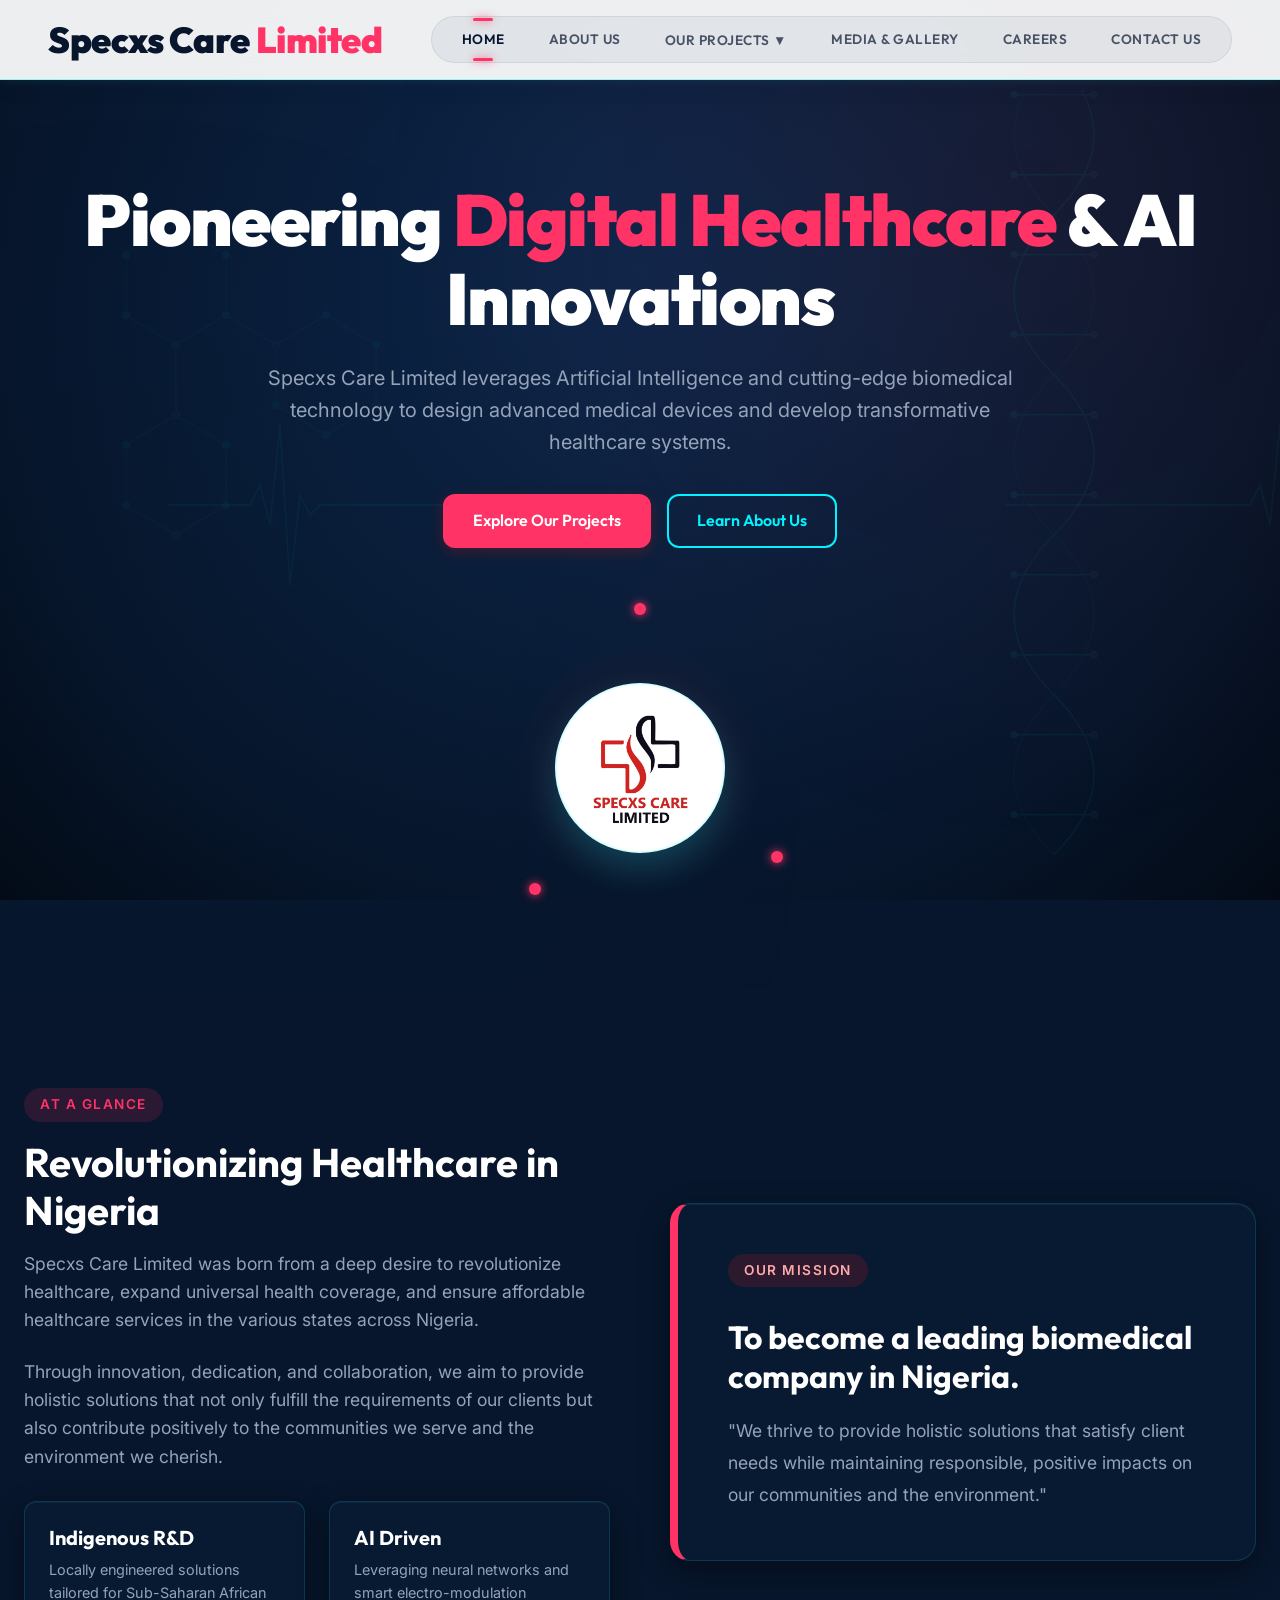
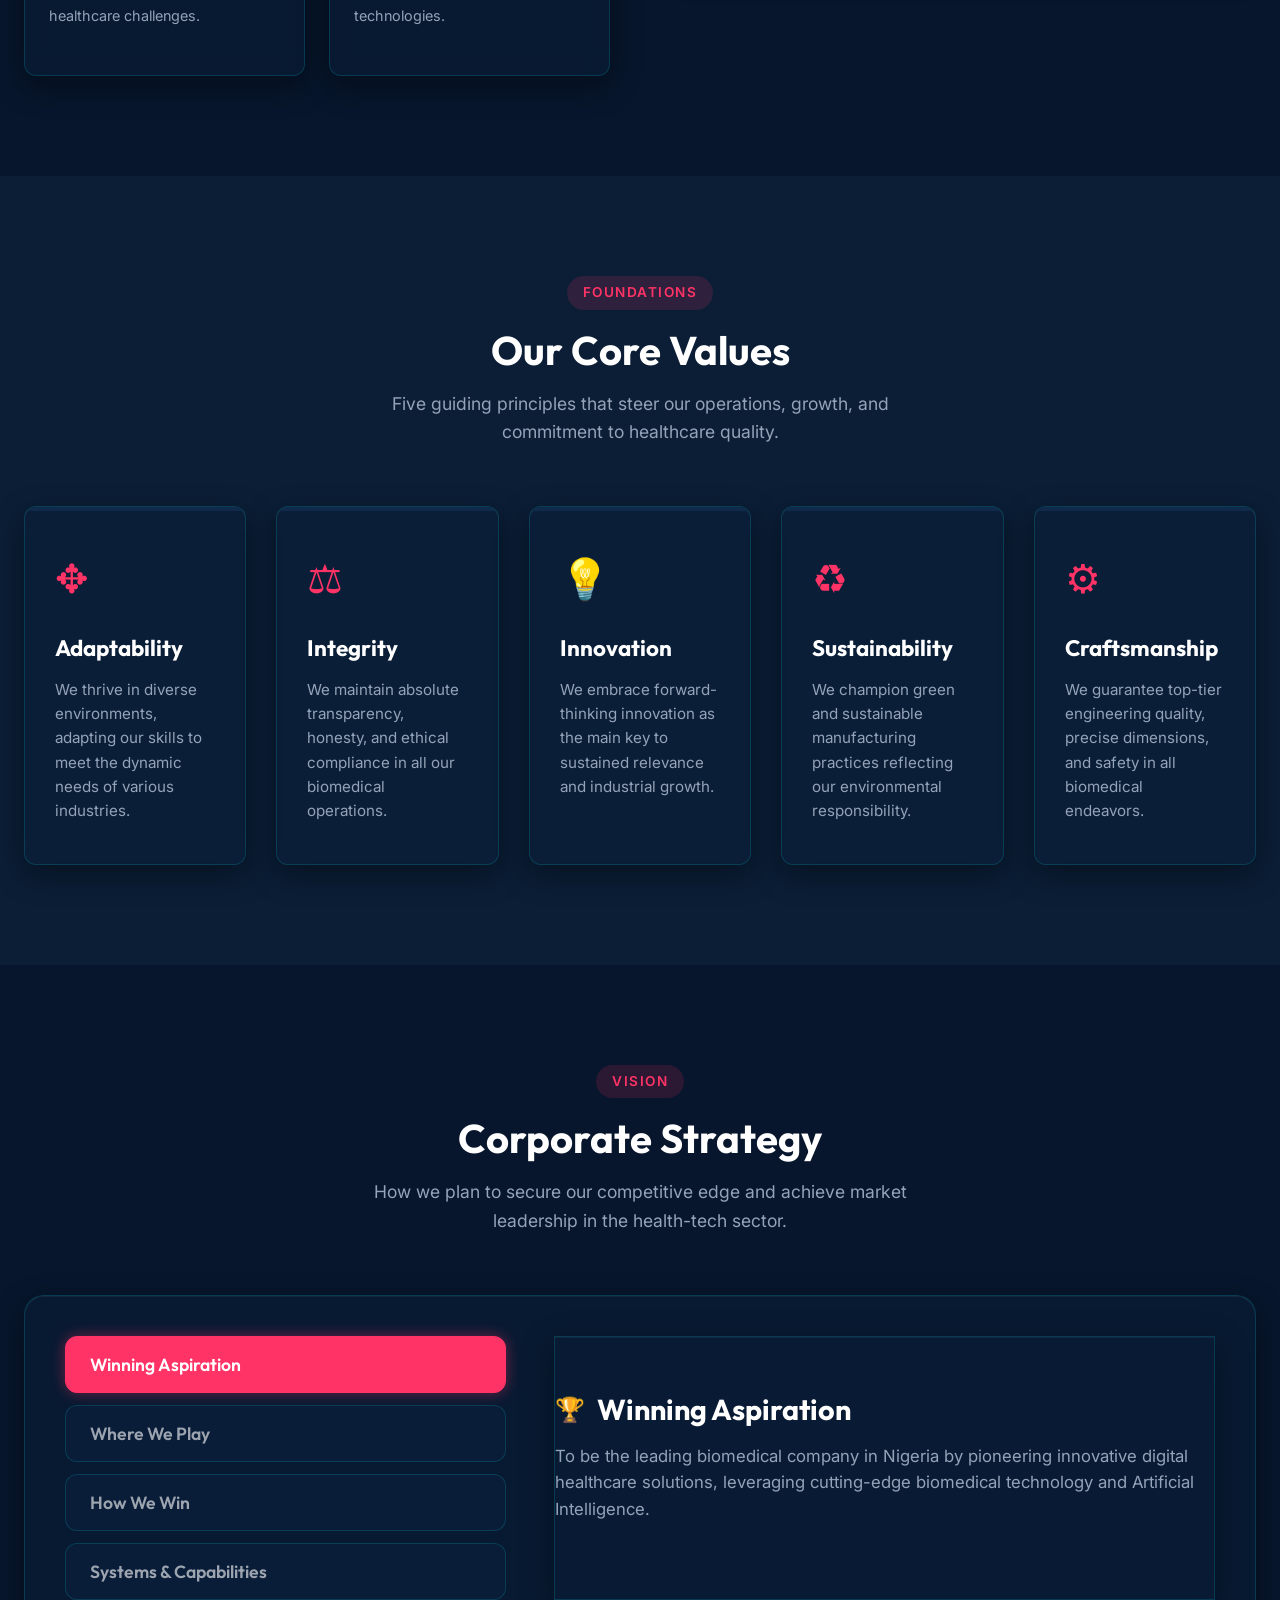
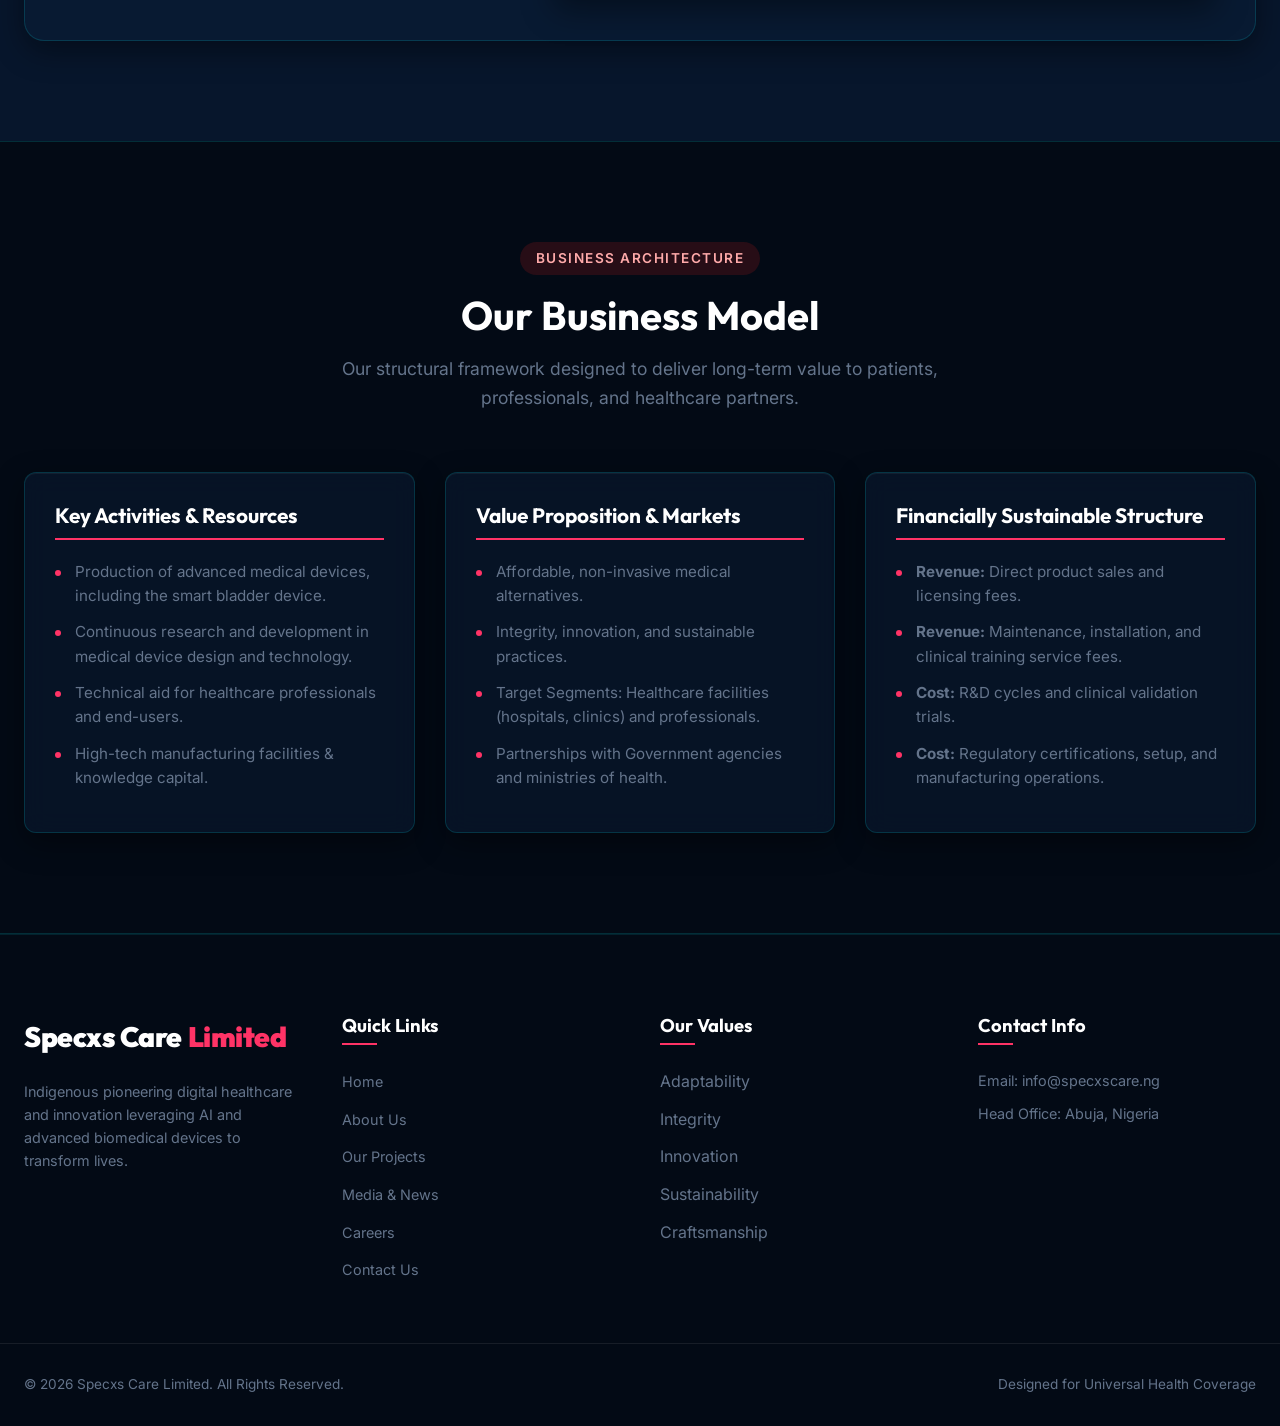
<file: index.html>
<!DOCTYPE html>
<html lang="en">
<head>
    <meta charset="UTF-8">
    <meta name="viewport" content="width=device-width, initial-scale=1.0">
    <meta name="description" content="Specxs Care Limited is an indigenous pioneering digital healthcare and biomedical innovation company leveraging AI and technology to revolutionize healthcare in Nigeria.">
    <meta name="keywords" content="Specxs Care, Digital Healthcare Nigeria, Biomedical Devices, Smart Bladder, Urinary Incontinence, Medical Innovation Africa">
    <title>Specxs Care Limited | AI & Biomedical Healthcare Solutions Nigeria</title>
    <link rel="stylesheet" href="styles.css?v=4.0">
</head>
<body>
    <!-- Glowing Cyber HUD Background Decorations -->
    <div class="cyber-background-decorations">
        <div class="cyber-dna-bg"></div>
        <div class="cyber-ekg-bg"></div>
        <div class="cyber-nodes-bg"></div>
    </div>


    <!-- Header Navigation -->
    <header class="header" id="mainHeader">
        <div class="container nav-wrapper">
            <a href="index.html" class="nav-logo" id="logoLink">
                Specxs Care<span>Limited</span>
            </a>
            <nav class="nav-menu" id="navMenu">
                <a href="index.html" class="nav-link active" id="homeLink">Home</a>
                <a href="about.html" class="nav-link" id="aboutLink">About Us</a>
                <div class="nav-dropdown">
                    <div class="nav-item-dropdown">
                    <a href="product.html" class="nav-link" id="productLink">Our Projects <span class="dropdown-arrow">▼</span></a>
                    <div class="dropdown-content">
                        <a href="product.html#bladderSection">Smart Bladder</a>
                        <a href="product.html#cisrsSection">CISRS Model</a>
                        <a href="product.html#kidneySection">Digital Kidney Wallet</a>
                    </div>
                </div>
                    <div class="dropdown-content">
                        <a href="product.html#bladderSection">Smart Bladder Device</a>
                        <a href="product.html#cisrsSection">CISRS</a>
                        <a href="product.html#kidneySection">Digital Kidney Wallet</a>
                    </div>
                </div>
                <a href="media.html" class="nav-link" id="mediaLink">Media & Gallery</a>
                <a href="careers.html" class="nav-link" id="careersLink">Careers</a>
                <a href="contact.html" class="nav-link" id="contactLink">Contact Us</a>
            </nav>
            <button class="hamburger" id="hamburgerBtn" aria-label="Toggle Navigation">
                <span></span>
                <span></span>
                <span></span>
            </button>
        </div>
    </header>

    <!-- Hero Section -->
    <section class="hero" id="heroSection">
        <div class="container hero-wrapper">
            <div class="hero-text">
                <h1 class="hero-title" id="mainTitle">Pioneering <span>Digital Healthcare</span> & AI Innovations</h1>
                <p class="hero-desc" id="heroDesc">
                    Specxs Care Limited leverages Artificial Intelligence and cutting-edge biomedical technology to design advanced medical devices and develop transformative healthcare systems.
                </p>
                <div class="hero-buttons">
                    <a href="product.html" class="btn btn-primary" id="heroBtnProduct">Explore Our Projects</a>
                    <a href="#aboutSection" class="btn btn-secondary" id="heroBtnAbout">Learn About Us</a>
                </div>
            </div>
            <div class="hero-visual" id="heroVisual">
                <div class="device-container">
                    <div class="device-glow"></div>
                    <div class="device-orbit">
                        <div class="device-node node-1"></div>
                        <div class="device-node node-2"></div>
                        <div class="device-node node-3"></div>
                    </div>
                    <!-- Brand logo inside moving rings -->
                    <div style="position: absolute; z-index: 2; width: 170px; height: 170px; border-radius: 50%; background-color: var(--white); box-shadow: var(--hover-shadow); border: 2px solid var(--border-color); display: flex; justify-content: center; align-items: center; padding: 25px; transition: var(--transition);" onmouseover="this.style.transform='scale(1.08)'" onmouseout="this.style.transform='scale(1)'">
                        <img src="logo.jpg" alt="Specxs Care Limited Official Logo" style="width: 100%; height: 100%; object-fit: contain;">
                    </div>
                </div>
            </div>
        </div>
    </section>

    <!-- About Section -->
    <section class="section" id="aboutSection">
        <div class="container">
            <div class="about-grid">
                <div class="about-text">
                    <span class="section-tag">At a Glance</span>
                    <h2 class="section-title" id="aboutTitle">Revolutionizing Healthcare in Nigeria</h2>
                    <p>
                        Specxs Care Limited was born from a deep desire to revolutionize healthcare, expand universal health coverage, and ensure affordable healthcare services in the various states across Nigeria.
                    </p>
                    <p>
                        Through innovation, dedication, and collaboration, we aim to provide holistic solutions that not only fulfill the requirements of our clients but also contribute positively to the communities we serve and the environment we cherish.
                    </p>
                    <div class="about-features" style="margin-top: 30px;">
                        <div class="about-feat-card">
                            <h3>Indigenous R&D</h3>
                            <p>Locally engineered solutions tailored for Sub-Saharan African healthcare challenges.</p>
                        </div>
                        <div class="about-feat-card">
                            <h3>AI Driven</h3>
                            <p>Leveraging neural networks and smart electro-modulation technologies.</p>
                        </div>
                    </div>
                </div>
                <div class="about-quote" style="background: var(--card-bg) !important; border: 1px solid var(--border-color) !important; border-left: 8px solid var(--accent-red) !important; padding: 50px; border-radius: 20px; box-shadow: var(--card-shadow);">
                    <span class="section-tag" style="background-color: rgba(185, 28, 28, 0.2); color: #FFAAAA;">Our Mission</span>
                    <h3 style="color: var(--white); font-size: 2rem; margin-top: 15px; margin-bottom: 20px; font-family: 'Outfit', sans-serif;">To become a leading biomedical company in Nigeria.</h3>
                    <p style="color: var(--text-muted); font-size: 1.1rem; line-height: 1.8;">
                        "We thrive to provide holistic solutions that satisfy client needs while maintaining responsible, positive impacts on our communities and the environment."
                    </p>
                </div>
            </div>
        </div>
    </section>

    <!-- Core Values Section -->
    <section class="section" style="background-color: var(--light-section);" id="valuesSection">
        <div class="container">
            <div class="section-title-wrapper">
                <span class="section-tag">Foundations</span>
                <h2 class="section-title">Our Core Values</h2>
                <p class="section-subtitle">Five guiding principles that steer our operations, growth, and commitment to healthcare quality.</p>
            </div>
            <div class="values-grid">
                <div class="value-card">
                    <div class="value-icon">✥</div>
                    <h3>Adaptability</h3>
                    <p>We thrive in diverse environments, adapting our skills to meet the dynamic needs of various industries.</p>
                </div>
                <div class="value-card">
                    <div class="value-icon">⚖</div>
                    <h3>Integrity</h3>
                    <p>We maintain absolute transparency, honesty, and ethical compliance in all our biomedical operations.</p>
                </div>
                <div class="value-card">
                    <div class="value-icon">💡</div>
                    <h3>Innovation</h3>
                    <p>We embrace forward-thinking innovation as the main key to sustained relevance and industrial growth.</p>
                </div>
                <div class="value-card">
                    <div class="value-icon">♻</div>
                    <h3>Sustainability</h3>
                    <p>We champion green and sustainable manufacturing practices reflecting our environmental responsibility.</p>
                </div>
                <div class="value-card">
                    <div class="value-icon">⚙</div>
                    <h3>Craftsmanship</h3>
                    <p>We guarantee top-tier engineering quality, precise dimensions, and safety in all biomedical endeavors.</p>
                </div>
            </div>
        </div>
    </section>

    <!-- Strategy Section -->
    <section class="section" id="strategySection">
        <div class="container">
            <div class="section-title-wrapper">
                <span class="section-tag">Vision</span>
                <h2 class="section-title">Corporate Strategy</h2>
                <p class="section-subtitle">How we plan to secure our competitive edge and achieve market leadership in the health-tech sector.</p>
            </div>
            <div class="strategy-wrapper">
                <div class="strategy-nav">
                    <button class="strat-tab-btn active" data-tab="winningTab" id="tabBtnWinning">Winning Aspiration</button>
                    <button class="strat-tab-btn" data-tab="whereTab" id="tabBtnWhere">Where We Play</button>
                    <button class="strat-tab-btn" data-tab="howTab" id="tabBtnHow">How We Win</button>
                    <button class="strat-tab-btn" data-tab="capabilitiesTab" id="tabBtnCapabilities">Systems & Capabilities</button>
                </div>
                <div class="strategy-content">
                    <div class="strat-panel active" id="winningTab">
                        <h3><span>🏆</span> Winning Aspiration</h3>
                        <p>
                            To be the leading biomedical company in Nigeria by pioneering innovative digital healthcare solutions, leveraging cutting-edge biomedical technology and Artificial Intelligence.
                        </p>
                    </div>
                    <div class="strat-panel" id="whereTab">
                        <h3><span>🌍</span> Where the Business Plays</h3>
                        <p>
                            Specxs Care Limited focuses on addressing healthcare and health-tech challenges in Nigeria, particularly in the field of urinary incontinence, initially targeting the local market before expanding to Sub-Saharan Africa and Worldwide.
                        </p>
                    </div>
                    <div class="strat-panel" id="howTab">
                        <h3><span>🎯</span> How We Win</h3>
                        <p>
                            By designing and manufacturing advanced medical devices and digital health solutions, such as the Smart Bladder Device, the CISRS snakebite response framework, and the Digital Kidney Wallet. We aim to revolutionize healthcare delivery, expand universal health coverage, and ensure affordability.
                        </p>
                    </div>
                    <div class="strat-panel" id="capabilitiesTab">
                        <h3><span>🛠</span> Required Capabilities</h3>
                        <p>To deliver on our strategy, we continue to build and expand our infrastructure in five key areas:</p>
                        <div class="strat-list">
                            <div class="strat-list-item">Advanced Medical Design</div>
                            <div class="strat-list-item">Manufacturing Infrastructure</div>
                            <div class="strat-list-item">Technological Expertise</div>
                            <div class="strat-list-item">Research & Development (R&D)</div>
                            <div class="strat-list-item">Qualified Human Resources</div>
                        </div>
                    </div>
                </div>
            </div>
        </div>
    </section>

    <!-- Business Model Section -->
    <section class="section section-dark" id="businessModelSection">
        <div class="container">
            <div class="section-title-wrapper">
                <span class="section-tag">Business Architecture</span>
                <h2 class="section-title">Our Business Model</h2>
                <p class="section-subtitle">Our structural framework designed to deliver long-term value to patients, professionals, and healthcare partners.</p>
            </div>
            <div class="bm-grid">
                <div class="bm-card">
                    <h3>Key Activities & Resources</h3>
                    <ul class="bm-list">
                        <li>Production of advanced medical devices, including the smart bladder device.</li>
                        <li>Continuous research and development in medical device design and technology.</li>
                        <li>Technical aid for healthcare professionals and end-users.</li>
                        <li>High-tech manufacturing facilities & knowledge capital.</li>
                    </ul>
                </div>
                <div class="bm-card">
                    <h3>Value Proposition & Markets</h3>
                    <ul class="bm-list">
                        <li>Affordable, non-invasive medical alternatives.</li>
                        <li>Integrity, innovation, and sustainable practices.</li>
                        <li>Target Segments: Healthcare facilities (hospitals, clinics) and professionals.</li>
                        <li>Partnerships with Government agencies and ministries of health.</li>
                    </ul>
                </div>
                <div class="bm-card">
                    <h3>Financially Sustainable Structure</h3>
                    <ul class="bm-list">
                        <li><strong>Revenue:</strong> Direct product sales and licensing fees.</li>
                        <li><strong>Revenue:</strong> Maintenance, installation, and clinical training service fees.</li>
                        <li><strong>Cost:</strong> R&D cycles and clinical validation trials.</li>
                        <li><strong>Cost:</strong> Regulatory certifications, setup, and manufacturing operations.</li>
                    </ul>
                </div>
            </div>
        </div>
    </section>

    <!-- Footer -->
    <footer class="footer" id="mainFooter">
        <div class="container footer-grid">
            <div class="footer-col">
                <a href="index.html" class="nav-logo" style="color: var(--white); margin-bottom: 20px;">
                    Specxs Care<span>Limited</span>
                </a>
                <p class="footer-desc">
                    Indigenous pioneering digital healthcare and innovation leveraging AI and advanced biomedical devices to transform lives.
                </p>
            </div>
            <div class="footer-col">
                <h4>Quick Links</h4>
                <ul class="footer-links">
                    <li><a href="index.html">Home</a></li>
                    <li><a href="about.html">About Us</a></li>
                    <li><a href="product.html">Our Projects</a></li>
                    <li><a href="media.html">Media & News</a></li>
                    <li><a href="careers.html">Careers</a></li>
                    <li><a href="contact.html">Contact Us</a></li>
                </ul>
            </div>
            <div class="footer-col">
                <h4>Our Values</h4>
                <ul class="footer-links" style="pointer-events: none;">
                    <li>Adaptability</li>
                    <li>Integrity</li>
                    <li>Innovation</li>
                    <li>Sustainability</li>
                    <li>Craftsmanship</li>
                </ul>
            </div>
            <div class="footer-col">
                <h4>Contact Info</h4>
                <p class="footer-desc" style="margin-bottom: 10px;">Email: info@specxscare.ng</p>
                <p class="footer-desc">Head Office: Abuja, Nigeria</p>
            </div>
        </div>
        <div class="container footer-bottom">
            <p>&copy; 2026 Specxs Care Limited. All Rights Reserved.</p>
            <p>Designed for Universal Health Coverage</p>
        </div>
    </footer>

    <script src="script.js"></script>
</body>
</html>
</file>
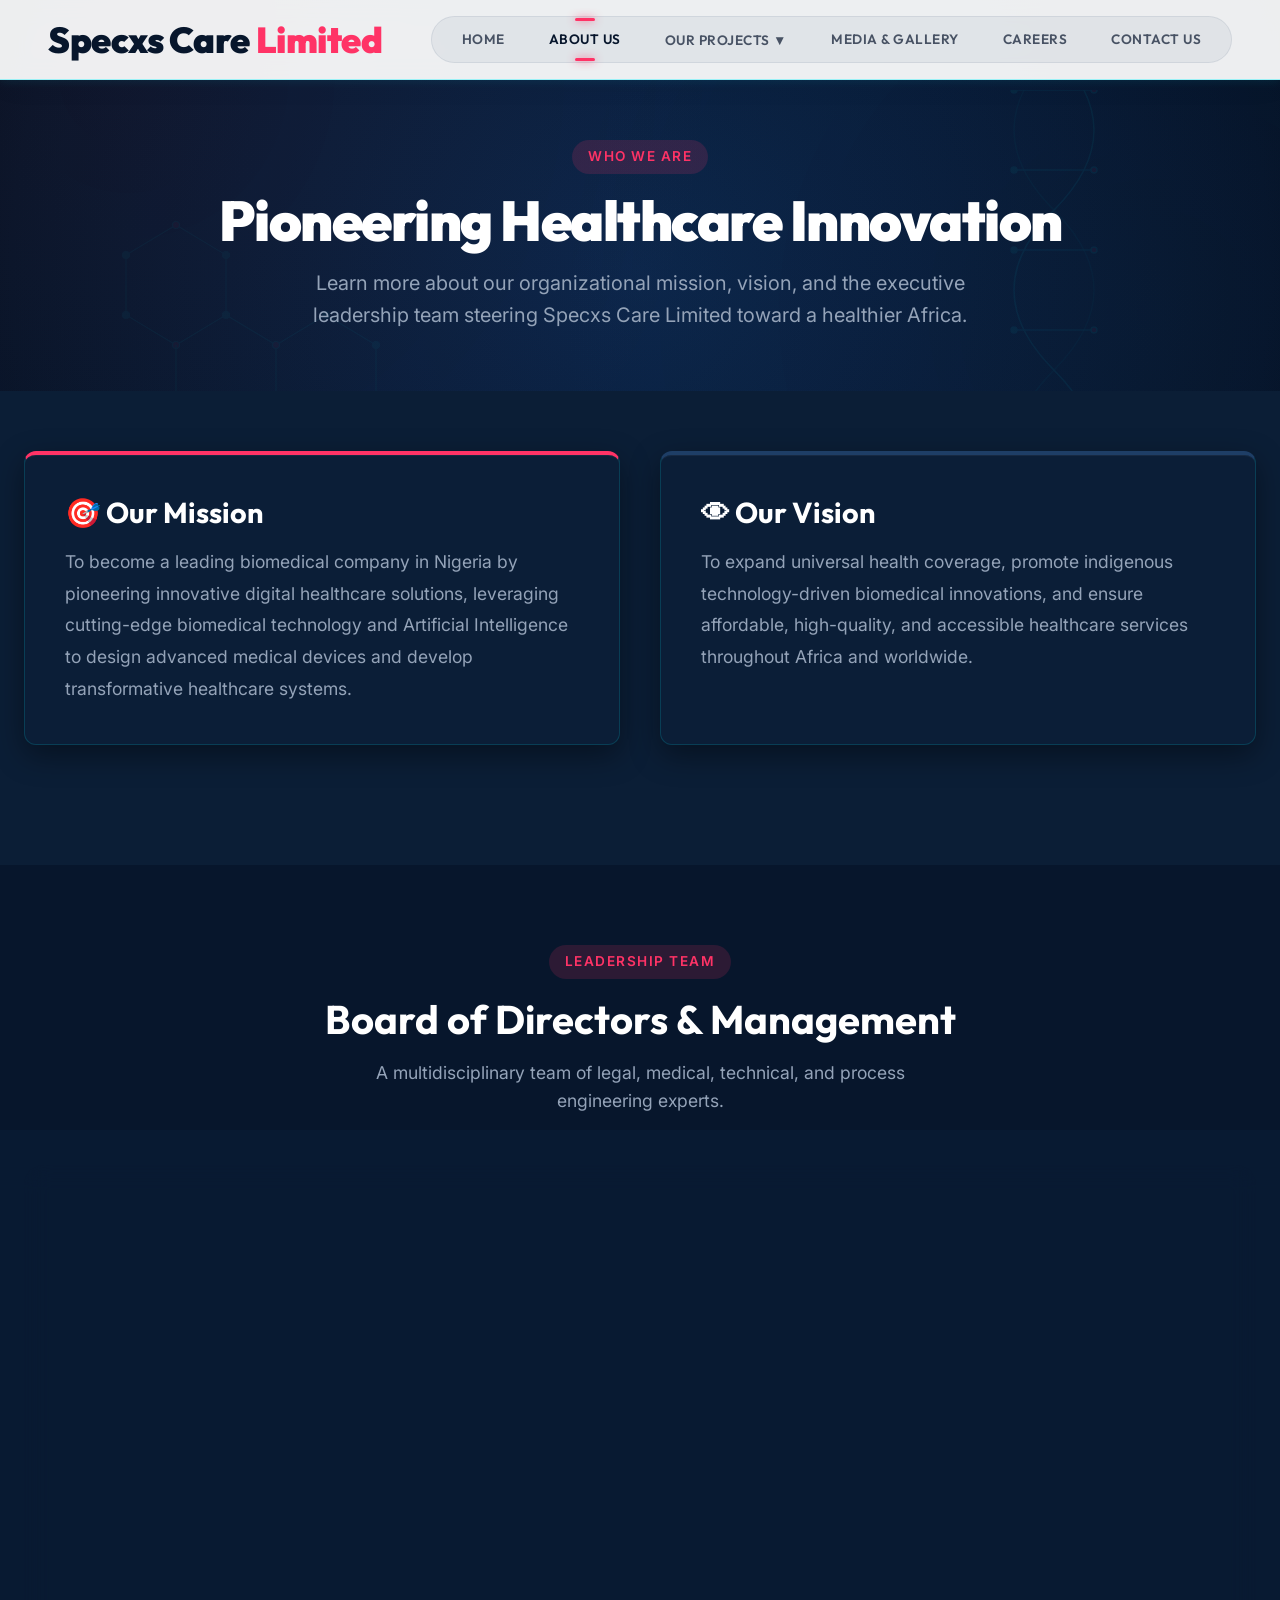
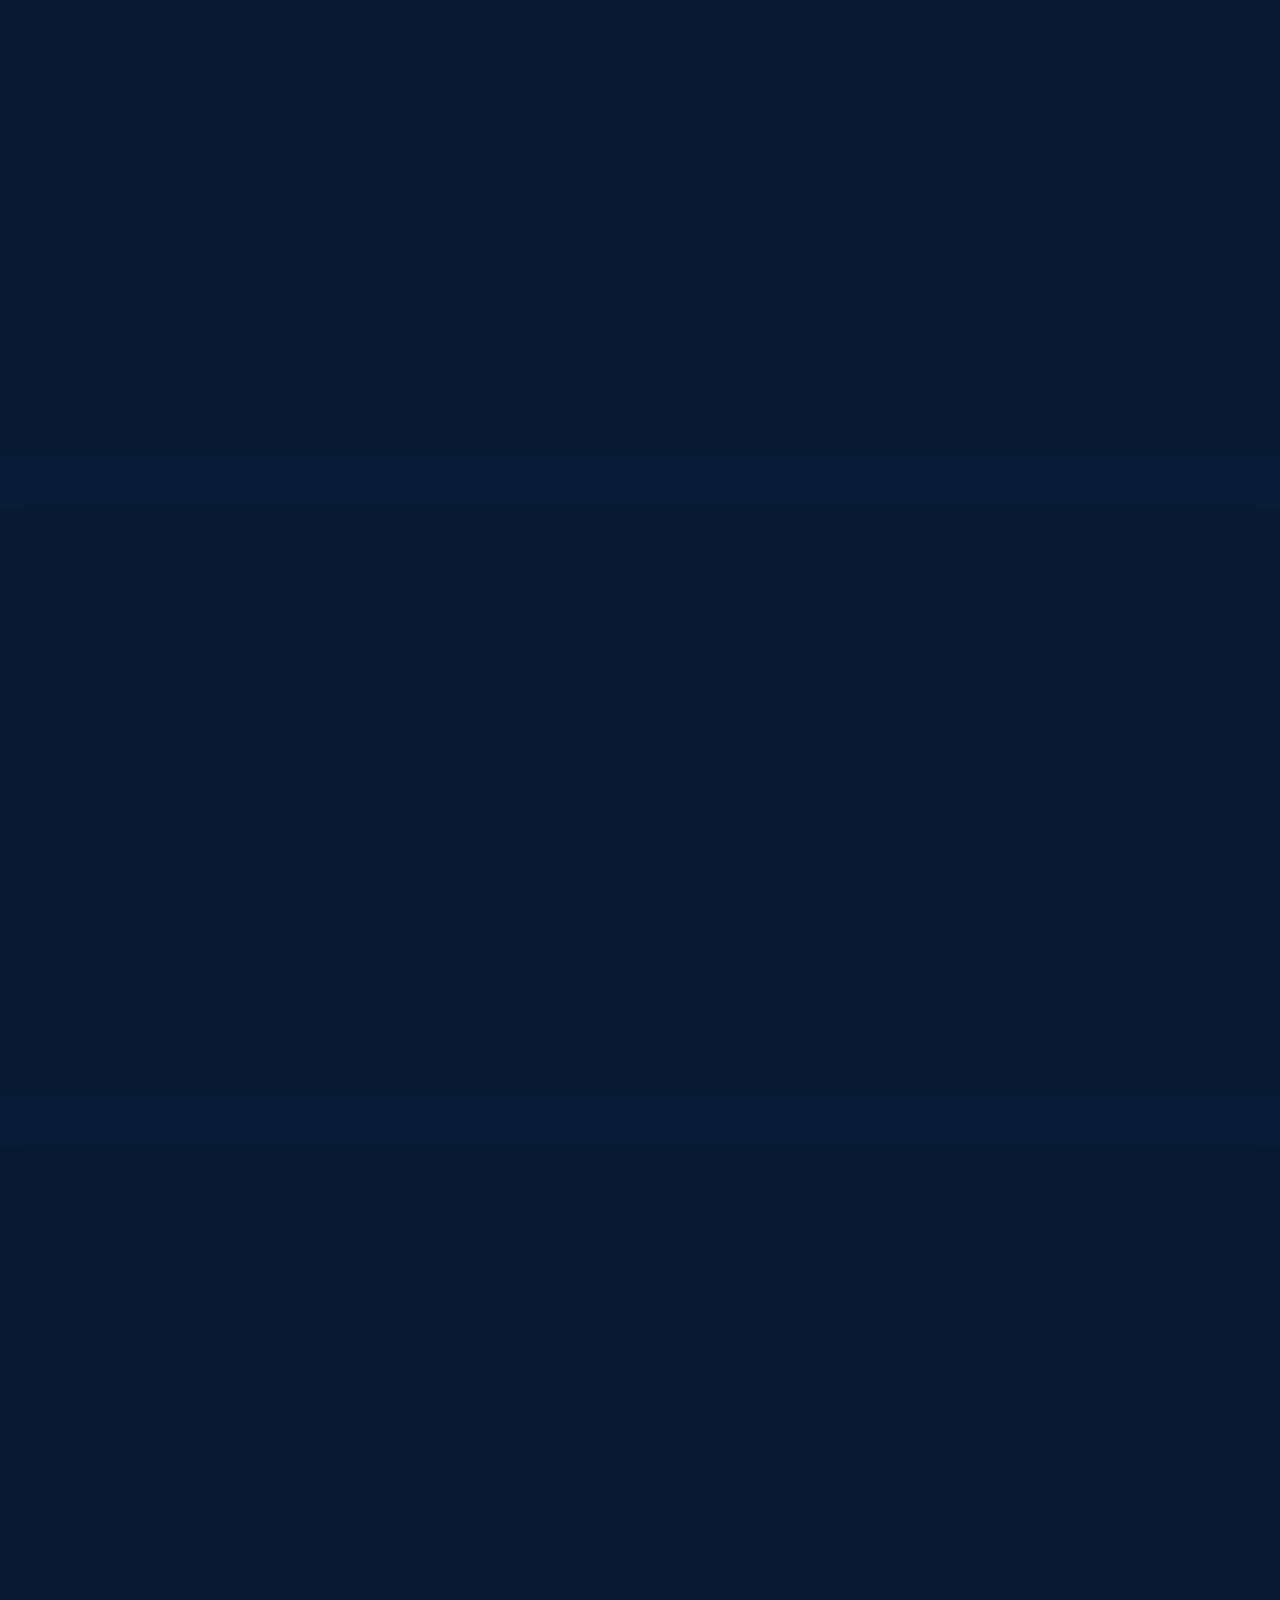
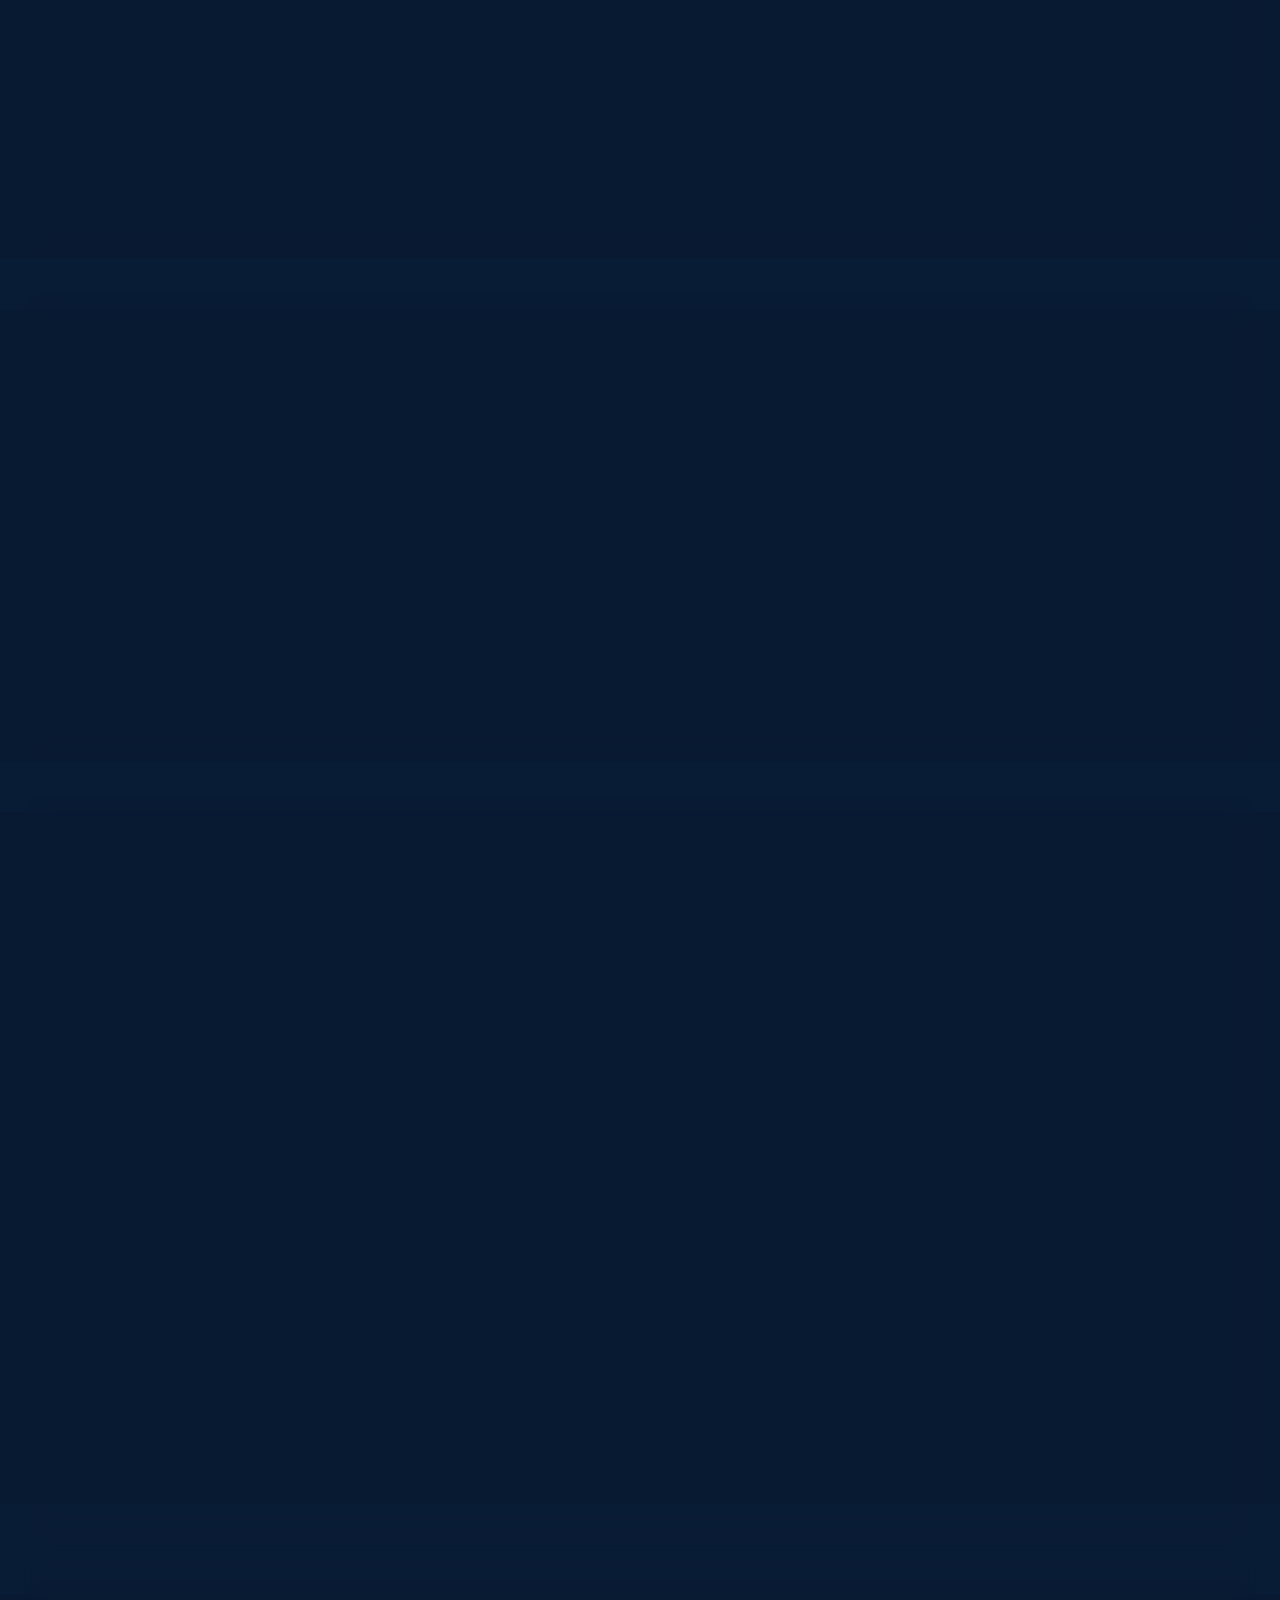
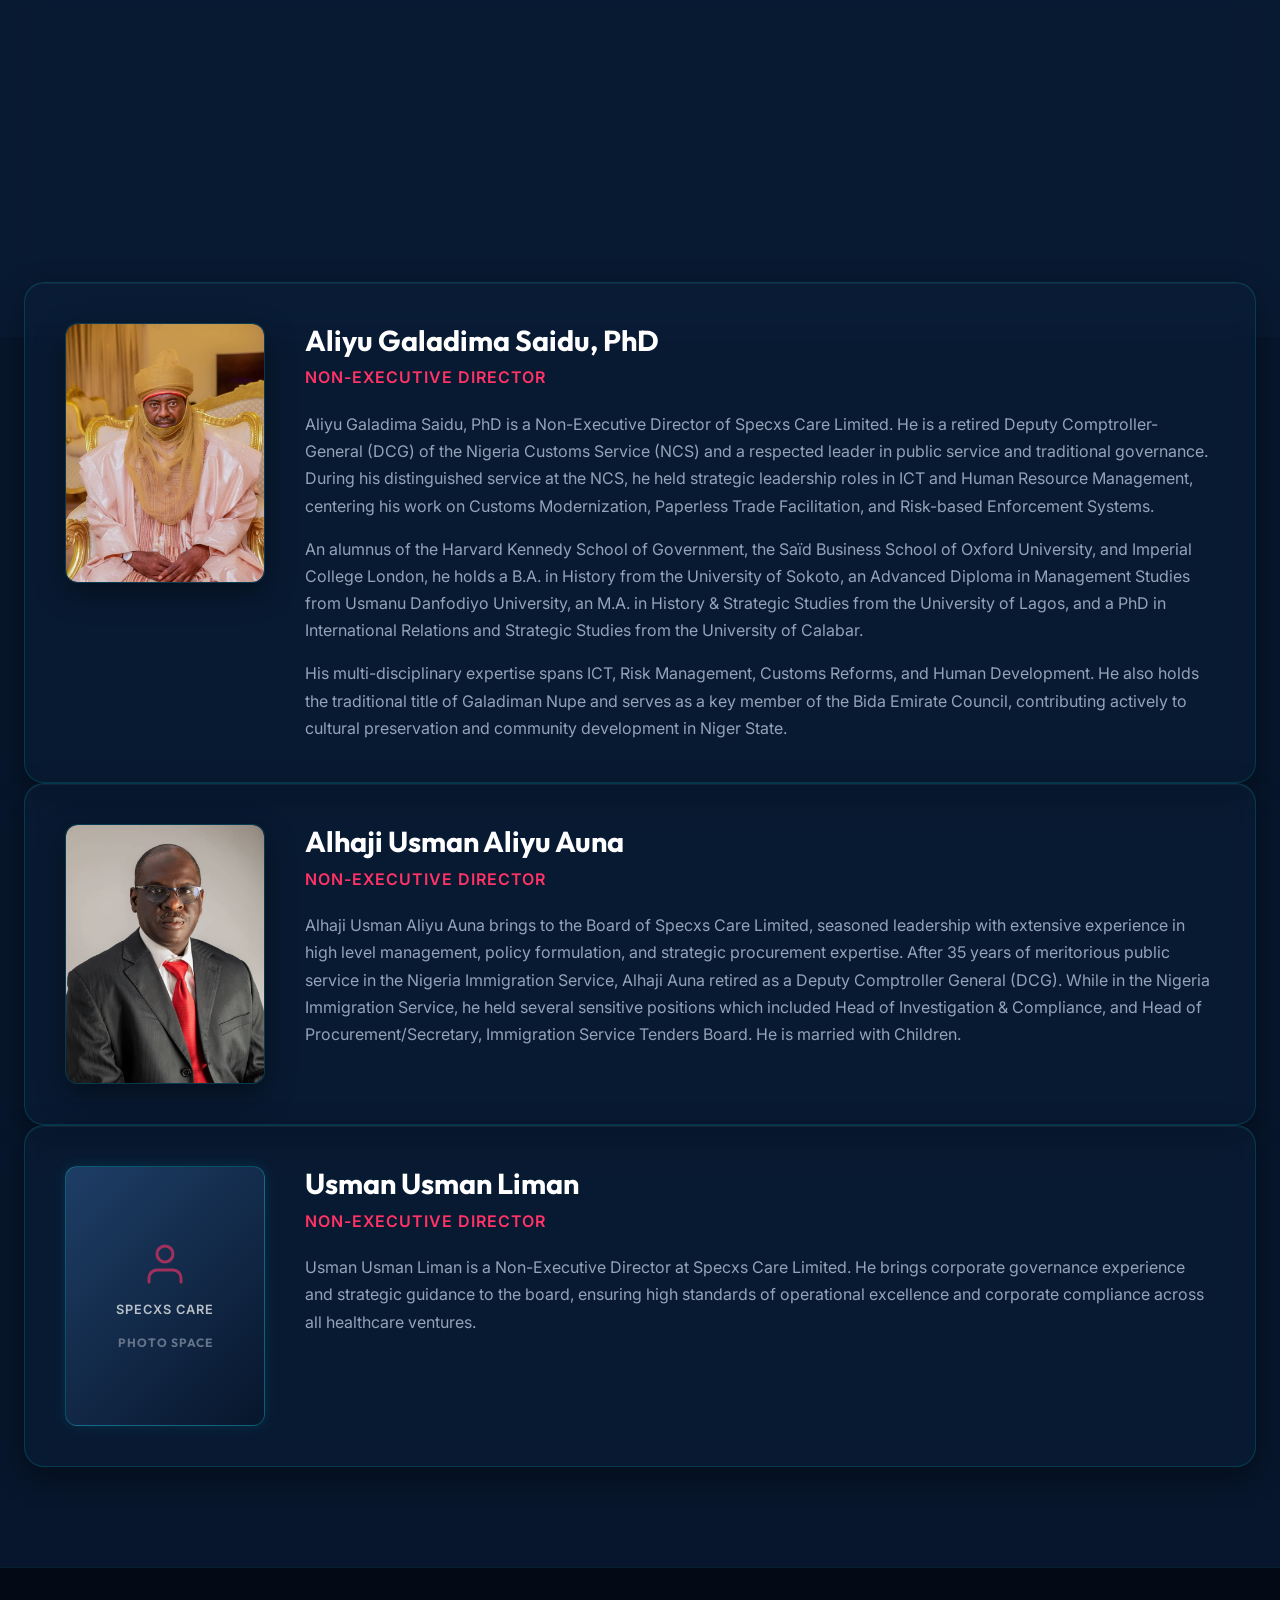
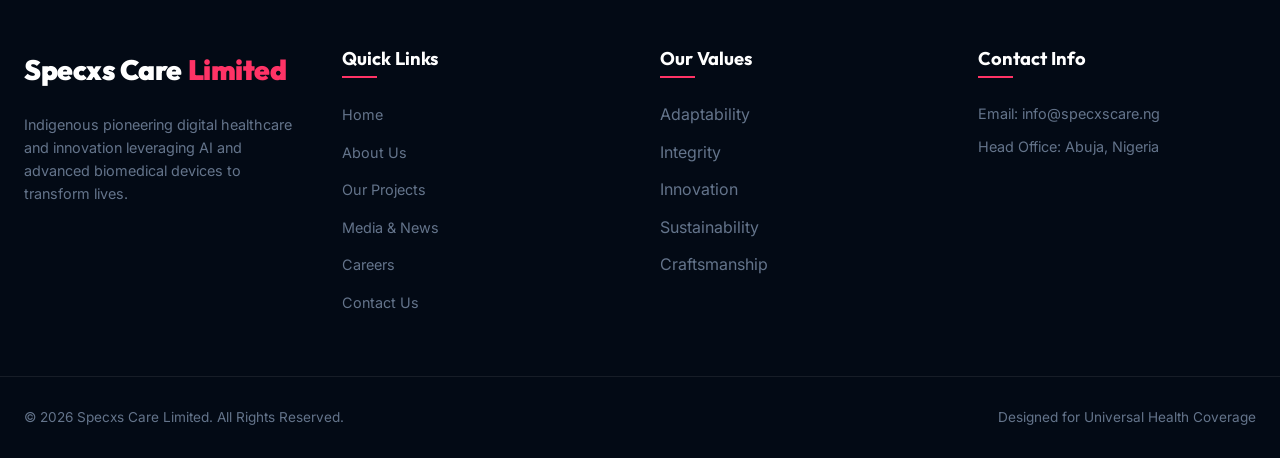
<file: about.html>
<!DOCTYPE html>
<html lang="en">
<head>
    <meta charset="UTF-8">
    <meta name="viewport" content="width=device-width, initial-scale=1.0">
    <meta name="description" content="Meet the leadership, board members, and executives of Specxs Care Limited. Discover our mission to pioneer AI-driven and digital healthcare innovations across Africa.">
    <title>About Us | Specxs Care Limited</title>
    <link rel="stylesheet" href="styles.css?v=4.0">
</head>
<body>
    <!-- Glowing Cyber HUD Background Decorations -->
    <div class="cyber-background-decorations">
        <div class="cyber-dna-bg"></div>
        <div class="cyber-ekg-bg"></div>
        <div class="cyber-nodes-bg"></div>
    </div>


    <!-- Header Navigation -->
    <header class="header" id="mainHeader">
        <div class="container nav-wrapper">
            <a href="index.html" class="nav-logo" id="logoLink">
                Specxs Care<span>Limited</span>
            </a>
            <nav class="nav-menu" id="navMenu">
                <a href="index.html" class="nav-link" id="homeLink">Home</a>
                <a href="about.html" class="nav-link active" id="aboutLink">About Us</a>
                <div class="nav-dropdown">
                    <div class="nav-item-dropdown">
                    <a href="product.html" class="nav-link" id="productLink">Our Projects <span class="dropdown-arrow">▼</span></a>
                    <div class="dropdown-content">
                        <a href="product.html#bladderSection">Smart Bladder</a>
                        <a href="product.html#cisrsSection">CISRS Model</a>
                        <a href="product.html#kidneySection">Digital Kidney Wallet</a>
                    </div>
                </div>
                    <div class="dropdown-content">
                        <a href="product.html#bladderSection">Smart Bladder Device</a>
                        <a href="product.html#cisrsSection">CISRS</a>
                        <a href="product.html#kidneySection">Digital Kidney Wallet</a>
                    </div>
                </div>
                <a href="media.html" class="nav-link" id="mediaLink">Media & Gallery</a>
                <a href="careers.html" class="nav-link" id="careersLink">Careers</a>
                <a href="contact.html" class="nav-link" id="contactLink">Contact Us</a>
            </nav>
            <button class="hamburger" id="hamburgerBtn" aria-label="Toggle Navigation">
                <span></span>
                <span></span>
                <span></span>
            </button>
        </div>
    </header>

    <!-- About Hero Section -->
    <section class="hero about-hero" style="min-height: auto; padding-top: 140px; padding-bottom: 60px;">
        <div class="container" style="text-align: center;">
            <span class="section-tag">Who We Are</span>
            <h1 class="hero-title" style="font-size: 3.5rem; margin-bottom: 16px;">Pioneering Healthcare Innovation</h1>
            <p class="hero-desc" style="max-width: 700px; margin-bottom: 0;">
                Learn more about our organizational mission, vision, and the executive leadership team steering Specxs Care Limited toward a healthier Africa.
            </p>
        </div>
    </section>

    <!-- Mission & Vision Section -->
    <section class="section" style="padding-top: 60px; padding-bottom: 60px; background-color: var(--light-section);" id="missionVisionSection">
        <div class="container">
            <div class="mission-vision-grid">
                <div class="mv-card" style="border-top-color: var(--accent-red);">
                    <h3>🎯 Our Mission</h3>
                    <p>
                        To become a leading biomedical company in Nigeria by pioneering innovative digital healthcare solutions, leveraging cutting-edge biomedical technology and Artificial Intelligence to design advanced medical devices and develop transformative healthcare systems.
                    </p>
                </div>
                <div class="mv-card" style="border-top-color: var(--primary-navy-light);">
                    <h3>👁 Our Vision</h3>
                    <p>
                        To expand universal health coverage, promote indigenous technology-driven biomedical innovations, and ensure affordable, high-quality, and accessible healthcare services throughout Africa and worldwide.
                    </p>
                </div>
            </div>
        </div>
    </section>

    <!-- Leadership Section -->
    <section class="section" style="background-color: var(--light-bg); padding-top: 80px;" id="leadershipSection">
        <div class="container">
            <div class="section-title-wrapper" style="margin-bottom: 50px;">
                <span class="section-tag">Leadership Team</span>
                <h2 class="section-title">Board of Directors & Management</h2>
                <p class="section-subtitle">A multidisciplinary team of legal, medical, technical, and process engineering experts.</p>
            </div>

            <div class="team-list">
                <!-- Barr. Musa Bello Mustapha -->
                <div class="team-card">
                    <div class="team-photo" aria-label="Barr. Musa Bello Mustapha Photo">
                        <img src="musa_mustapha.jpg" alt="Barr. Musa Bello Mustapha">
                    </div>
                    <div class="team-info">
                        <h3>Barr. Musa Bello Mustapha</h3>
                        <div class="team-role">Chairman</div>
                        <p>
                            Barrister Musa has gathered tremendous experience in the oil and gas industry in the past 30 years. He was the pioneer Company Secretary/Legal Adviser of Amni International Petroleum Development Company Limited (AMNI), concession holder of OML 112 and OML 117 and 45% interest in OPL 229, from October 1994 to August 2003. He actively participated in all the various stages of oil & gas E & P, FROM license/lease acquisition, JVAs, JOAs, JV Management Committee Agreements, Joint Operating Committee Agreements, Exploration Agreements, Seismic Acquisition Agreements, Field Development Financing Agreements (Drilling, Completion, Production Testing), Field Equipment Financing and Operations Agreements (Production Platforms, Floating, Storage & Offloading (FSO) Vessel, Pipelines, Compression System (for gas re-injection), Catenary Anchor Leg Mooring (CALM) Buoy, Pipeline Financing, Installation & Maintenance Agreements, FSO Acquisition & Operations Agreements, Crude Sales & Purchase Agreements TO Workovers/Remedial work (sand control, water control, gas control) Agreements.
                        </p>
                        <p>
                            From July 15, 2021, to November 15, 2024, he was appointed as an Independent Non-Executive Director of Neconde Energy Limited (NEL), an upstream producing company operating Oil Mining Lease (OML) 42 in partnership with NNPC Exploration and Production Limited (NEPL), a subsidiary of Nigeria National Petroleum Company (NNPC) Limited.
                        </p>
                        <p>
                            He was appointed Legal Adviser by the Federal Government of Nigeria (FGN) as a member of the Legal Committee of the National Council on Privatisation (NCP), under the chairmanship of the Vice President, to review the legal and regulatory framework of the privatisation process including agreements of privatised companies from the past 10 years and advise the government accordingly, from September 16, 2011 to May 29, 2015.
                        </p>
                        <p>
                            He has worked with the EFCC as Special Assistant to the pioneer Executive Chairman from August 18, 2004, to June 18, 2008. He was Assistant Company Secretary and Head of Registrars Department of Continental Merchant Bank (CMB) PLC from 1991 to 1994.
                        </p>
                        <p>
                            He graduated with a second class (lower) honours in law from the then University of Sokoto in 1988. He proceeded to Nigeria Law School in Lagos and was called to the bar in December 1989. He has attended various courses, training and conferences in Nigeria and across the globe, and has travelled extensively around the world. He is currently a private legal practitioner based in Abuja.
                        </p>
                    </div>
                </div>

                <!-- Pharm. Isah Dahiru -->
                <div class="team-card">
                    <div class="team-photo" aria-label="Pharm. Isah Dahiru Photo">
                        <img src="isah_dahiru.png" alt="Pharm. Isah Dahiru">
                    </div>
                    <div class="team-info">
                        <h3>Pharm. Isah Dahiru</h3>
                        <div class="team-role">Managing Director/CEO and Chief Innovation Officer (CIO)</div>
                        <p>
                            Pharmacist Isah Dahiru is a digital health innovator, researcher, and Principal Investigator at Specxs Care Limited, a pioneering medical technology company transforming chronic disease management through wearable and assistive devices. A 2024 Mandela Washington Fellow and certified cybersecurity professional, he is passionate about expanding access to safe, affordable, and technology-driven healthcare across Africa.
                        </p>
                        <p>
                            During the COVID-19 pandemic, Isah founded one of Northern Nigeria’s first online pharmacies, which ensured uninterrupted access to essential medicines and remote pharmaceutical care at a critical time. As a student, he served as President of the Pharmaceutical Association of Nigeria Students (PANS) at Ahmadu Bello University, Zaria, where he championed student leadership and health advocacy initiatives that impacted thousands of young people.
                        </p>
                        <p>
                            His innovative work has earned numerous national recognitions, including the 2023 Nigerian Communications Commission Assistive Technology Award, the 2019 Emerging Technologies National Innovation Award by the Digital Bridge Institute, and several distinctions for leadership and research excellence.
                        </p>
                        <p>
                            Driven by a vision to make advanced healthcare accessible to all, Isah integrates his expertise in pharmacy, public health, and biomedical innovation to lead Specxs Care Limited toward a future where technology and care work seamlessly to improve lives across Africa.
                        </p>
                    </div>
                </div>

                <!-- Adamu Sambo -->
                <div class="team-card">
                    <div class="team-photo" aria-label="Adamu Sambo Photo">
                        <img src="adamu_sambo.jpg" alt="Adamu Sambo">
                    </div>
                    <div class="team-info">
                        <h3>Adamu Sambo</h3>
                        <div class="team-role">Executive Director/Chief Technical Officer (CTO)</div>
                        <p>
                            Adamu Sambo is a seasoned public health supply chain management expert with over 20 years of progressive experience. He has provided strategic advisory and technical leadership to governments, donors, and partners across Nigeria and West Africa, with proven success in health system design, capacity building, and data-driven decision-making.
                        </p>
                        <p>
                            His professional journey includes leading roles with organizations such as Global Environment & Technology Foundation (GETF), Crown Agents UK, i+ Solutions Netherlands, International Medical Corps USA, John Snow Inc., and Médecins Sans Frontières (MSF). He has successfully supported USAID, Global Fund, ECHO, FCDO, and other donor-funded programs, strengthening national and sub-national supply chains for HIV/AIDS, Malaria, TB, vaccines, reproductive health, and essential medicines.
                        </p>
                        <p>
                            His project highlights include acting as Project Coordinator (Data Support) for Project Last Mile (USAID/GETF) in Sierra Leone, supporting baseline data assessments, mSupply integration, and KPI dashboard management. He also served as a Supply Chain Consultant with Crown Agents UK, strengthening inventory systems for Global Fund commodities in Sierra Leone.
                        </p>
                        <p>
                            As Technical Advisor/Data Manager in the Saving Lives 2 project in Sierra Leone, he led the rollout and optimization of DHIS2 and mSupply systems nationwide. He supported the Nigeria Supply Chain Integration Project (NSCIP) by deploying LMIS tools across 36 states, building capacity of over 70 state-level officers.
                        </p>
                        <p>
                            Adamu has also overseen logistics and procurement for International Medical Corps during the Northeast Nigeria humanitarian crisis, and provided technical support under the USAID PEPFAR/SCMS Project, ensuring uninterrupted supply of ARVs and HIV test kits across Nigeria.
                        </p>
                    </div>
                </div>

                <!-- Dr. Joseph Nuhu Maigari -->
                <div class="team-card">
                    <div class="team-photo" aria-label="Dr. Joseph Nuhu Maigari Photo">
                        <img src="joseph_maigari.jpg" alt="Dr. Joseph Nuhu Maigari">
                    </div>
                    <div class="team-info">
                        <h3>Dr. Joseph Nuhu Maigari</h3>
                        <div class="team-role">Executive Director/Chief Operations Officer (COO)</div>
                        <p>
                            Joseph Nuhu Maigari is a founding staff member of the Economic and Financial Crimes Commission (EFCC), Nigeria and served for over 22 years, where he has done innovative work in many spheres relating to Economic and Financial Crimes.
                        </p>
                        <p>
                            He holds a PhD in Security and Strategic Studies from Nasarawa State University, Keffi and is also a fellow of the Netherlands Fellowship Programme (NFP) at the Maastricht University, Graduate School of Governance where he obtained MSc (short course) in Public Policy Analysis.
                        </p>
                        <p>
                            Dr. Maigari attended courses at the Greater Manchester Police Academy, UK, International Law Institute, Washington DC, USA and the International Law Enforcement Academy (ILEA), Gaborone, Botswana.
                        </p>
                        <p>
                            He has also served as a Research Assistant to the Netherlands Relief Association in collaboration with Kaduna State Leprosy and Tuberculosis Control Programme on an Intervention Study in Kaduna State in 1998.
                        </p>
                    </div>
                </div>

                <!-- General Manager -->
                <div class="team-card">
                    <div class="team-photo" aria-label="Ibrahim Aminu Photo">
                        <img src="general_manager.jpg" alt="Ibrahim Aminu">
                    </div>
                    <div class="team-info">
                        <h3>Ibrahim Aminu</h3>
                        <div class="team-role">General Manager (Process & Operations)</div>
                        <p>
                            A highly motivated and results-oriented Process Engineer with an MSc in Petroleum Production Engineering from the University of Leeds, United Kingdom, and a Bachelor’s degree in Chemical Engineering from the University of Maiduguri. A registered Member of the Nigerian Society of Engineers (MNSE), with extensive experience spanning the consulting, oil and gas, healthcare, and public sectors.
                        </p>
                        <p>
                            Currently serving as the General Manager of Specxs Care Limited, providing strategic leadership in project execution, procurement, technical support services, resource allocation, and day-to-day operational management. Previously held technical and analytical roles at the Nigerian Extractive Industries Transparency Initiative (NEITI), where responsibilities included oil and gas data analysis, stakeholder engagement, and the development of production and utilization templates to support transparency and accountability within the extractive sector.
                        </p>
                        <p>
                            Possesses strong analytical, organizational, and problem-solving skills, with proven expertise in project coordination, monitoring and evaluation, technical reporting, and stakeholder management. Demonstrates excellent communication and interpersonal abilities, with a track record of working effectively both independently and within multidisciplinary teams to achieve organizational goals.
                        </p>
                        
                        <div style="margin-top: 24px;">
                            <h4 style="margin-bottom: 10px; font-size: 1.1rem; color: var(--white);">Key Competencies</h4>
                            <div style="display: grid; grid-template-columns: repeat(auto-fill, minmax(200px, 1fr)); gap: 10px; font-size: 0.9rem; color: var(--text-muted);">
                                <div style="display: flex; align-items: center; gap: 8px;">• Project Management</div>
                                <div style="display: flex; align-items: center; gap: 8px;">• Oil & Gas Data Analysis</div>
                                <div style="display: flex; align-items: center; gap: 8px;">• Operations Management</div>
                                <div style="display: flex; align-items: center; gap: 8px;">• Technical Documentation</div>
                                <div style="display: flex; align-items: center; gap: 8px;">• Procurement & Resources</div>
                                <div style="display: flex; align-items: center; gap: 8px;">• Monitoring & Evaluation</div>
                                <div style="display: flex; align-items: center; gap: 8px;">• Stakeholder Engagement</div>
                                <div style="display: flex; align-items: center; gap: 8px;">• Strategic Planning</div>
                                <div style="display: flex; align-items: center; gap: 8px;">• Team Leadership</div>
                                <div style="display: flex; align-items: center; gap: 8px;">• Problem Solving</div>
                            </div>
                        </div>

                        <div style="margin-top: 20px; font-size: 0.9rem; font-weight: 600; color: var(--accent-red);">
                            Professional Affiliation: Member, Nigerian Society of Engineers (MNSE)
                        </div>
                    </div>
                </div>

            </div>

                <!-- Musa Mohammed, BA -->
                <div class="team-card">
                    <div class="team-photo-placeholder" aria-label="Musa Mohammed, BA - Photo Pending">
                        <svg viewBox="0 0 24 24" width="48" height="48" fill="none" stroke="currentColor" stroke-width="1.5" stroke-linecap="round" stroke-linejoin="round" style="opacity: 0.6; margin-bottom: 12px; color: var(--accent-red);">
                            <path d="M20 21v-2a4 4 0 0 0-4-4H8a4 4 0 0 0-4 4v2" />
                            <circle cx="12" cy="7" r="4" />
                        </svg>
                        <div style="font-size: 0.8rem; font-weight: 600; text-transform: uppercase; letter-spacing: 1px; opacity: 0.7; color: var(--white);">Specxs Care</div>
                    </div>
                    <div class="team-info">
                        <h3>Musa Mohammed, BA</h3>
                        <div class="team-role">Non-Executive Director</div>
                        <p>
                            Musa Mohammed BA is a Director of Specxs Care Limited, a company dedicated to advancing health and wellness solutions. With over 30 years of experience in a government regulatory agency, he brings a deep understanding of public health standards, policy implementation, and quality assurance. His leadership combines regulatory expertise with a passion for improving community well-being through innovative wellness initiatives. At Specxs Care Limited, he drives strategic growth and ensures the company’s commitment to excellence in every aspect of its operations.
                        </p>
                    </div>
                </div>

                <!-- Aliyu Galadima Saidu -->
                <div class="team-card">
                    <div class="team-photo" aria-label="Aliyu Galadima Saidu Photo">
                        <img src="aliyu_galadima_saidu.jpg" alt="Aliyu Galadima Saidu">
                    </div>
                    <div class="team-info">
                        <h3>Aliyu Galadima Saidu, PhD</h3>
                        <div class="team-role">Non-Executive Director</div>
                        <p>
                            Aliyu Galadima Saidu, PhD is a Non-Executive Director of Specxs Care Limited. He is a retired Deputy Comptroller-General (DCG) of the Nigeria Customs Service (NCS) and a respected leader in public service and traditional governance. During his distinguished service at the NCS, he held strategic leadership roles in ICT and Human Resource Management, centering his work on Customs Modernization, Paperless Trade Facilitation, and Risk-based Enforcement Systems.
                        </p>
                        <p>
                            An alumnus of the Harvard Kennedy School of Government, the Saïd Business School of Oxford University, and Imperial College London, he holds a B.A. in History from the University of Sokoto, an Advanced Diploma in Management Studies from Usmanu Danfodiyo University, an M.A. in History & Strategic Studies from the University of Lagos, and a PhD in International Relations and Strategic Studies from the University of Calabar.
                        </p>
                        <p>
                            His multi-disciplinary expertise spans ICT, Risk Management, Customs Reforms, and Human Development. He also holds the traditional title of Galadiman Nupe and serves as a key member of the Bida Emirate Council, contributing actively to cultural preservation and community development in Niger State.
                        </p>
                    </div>
                </div>

                <!-- Usman Aliyu Auna -->
                <div class="team-card">
                    <div class="team-photo" aria-label="Alhaji Usman Aliyu Auna Photo">
                        <img src="usman_aliyu_auna.jpg" alt="Alhaji Usman Aliyu Auna">
                    </div>
                    <div class="team-info">
                        <h3>Alhaji Usman Aliyu Auna</h3>
                        <div class="team-role">Non-Executive Director</div>
                        <p>
                            Alhaji Usman Aliyu Auna brings to the Board of Specxs Care Limited, seasoned leadership with extensive experience in high level management, policy formulation, and strategic procurement expertise. After 35 years of meritorious public service in the Nigeria Immigration Service, Alhaji Auna retired as a Deputy Comptroller General (DCG). While in the Nigeria Immigration Service, he held several sensitive positions which included Head of Investigation & Compliance, and Head of Procurement/Secretary, Immigration Service Tenders Board. He is married with Children.
                        </p>
                    </div>
                </div>

                <!-- Usman Usman Liman -->
                <div class="team-card">
                    <div class="team-photo-placeholder" aria-label="Usman Usman Liman - Photo Pending">
                        <svg viewBox="0 0 24 24" width="48" height="48" fill="none" stroke="currentColor" stroke-width="1.5" stroke-linecap="round" stroke-linejoin="round" style="opacity: 0.6; margin-bottom: 12px; color: var(--accent-red);">
                            <path d="M20 21v-2a4 4 0 0 0-4-4H8a4 4 0 0 0-4 4v2" />
                            <circle cx="12" cy="7" r="4" />
                        </svg>
                        <div style="font-size: 0.8rem; font-weight: 600; text-transform: uppercase; letter-spacing: 1px; opacity: 0.7; color: var(--white);">Specxs Care</div>
                    </div>
                    <div class="team-info">
                        <h3>Usman Usman Liman</h3>
                        <div class="team-role">Non-Executive Director</div>
                        <p>
                            Usman Usman Liman is a Non-Executive Director at Specxs Care Limited. He brings corporate governance experience and strategic guidance to the board, ensuring high standards of operational excellence and corporate compliance across all healthcare ventures.
                        </p>
                    </div>
                </div>
            </div>
    </section>

    <!-- Footer -->
    <footer class="footer" id="mainFooter">
        <div class="container footer-grid">
            <div class="footer-col">
                <a href="index.html" class="nav-logo" style="color: var(--white); margin-bottom: 20px;">
                    Specxs Care<span>Limited</span>
                </a>
                <p class="footer-desc">
                    Indigenous pioneering digital healthcare and innovation leveraging AI and advanced biomedical devices to transform lives.
                </p>
            </div>
            <div class="footer-col">
                <h4>Quick Links</h4>
                <ul class="footer-links">
                    <li><a href="index.html">Home</a></li>
                    <li><a href="about.html">About Us</a></li>
                    <li><a href="product.html">Our Projects</a></li>
                    <li><a href="media.html">Media & News</a></li>
                    <li><a href="careers.html">Careers</a></li>
                    <li><a href="contact.html">Contact Us</a></li>
                </ul>
            </div>
            <div class="footer-col">
                <h4>Our Values</h4>
                <ul class="footer-links" style="pointer-events: none;">
                    <li>Adaptability</li>
                    <li>Integrity</li>
                    <li>Innovation</li>
                    <li>Sustainability</li>
                    <li>Craftsmanship</li>
                </ul>
            </div>
            <div class="footer-col">
                <h4>Contact Info</h4>
                <p class="footer-desc" style="margin-bottom: 10px;">Email: info@specxscare.ng</p>
                <p class="footer-desc">Head Office: Abuja, Nigeria</p>
            </div>
        </div>
        <div class="container footer-bottom">
            <p>&copy; 2026 Specxs Care Limited. All Rights Reserved.</p>
            <p>Designed for Universal Health Coverage</p>
        </div>
    </footer>

    <script src="script.js"></script>
</body>
</html>
</file>
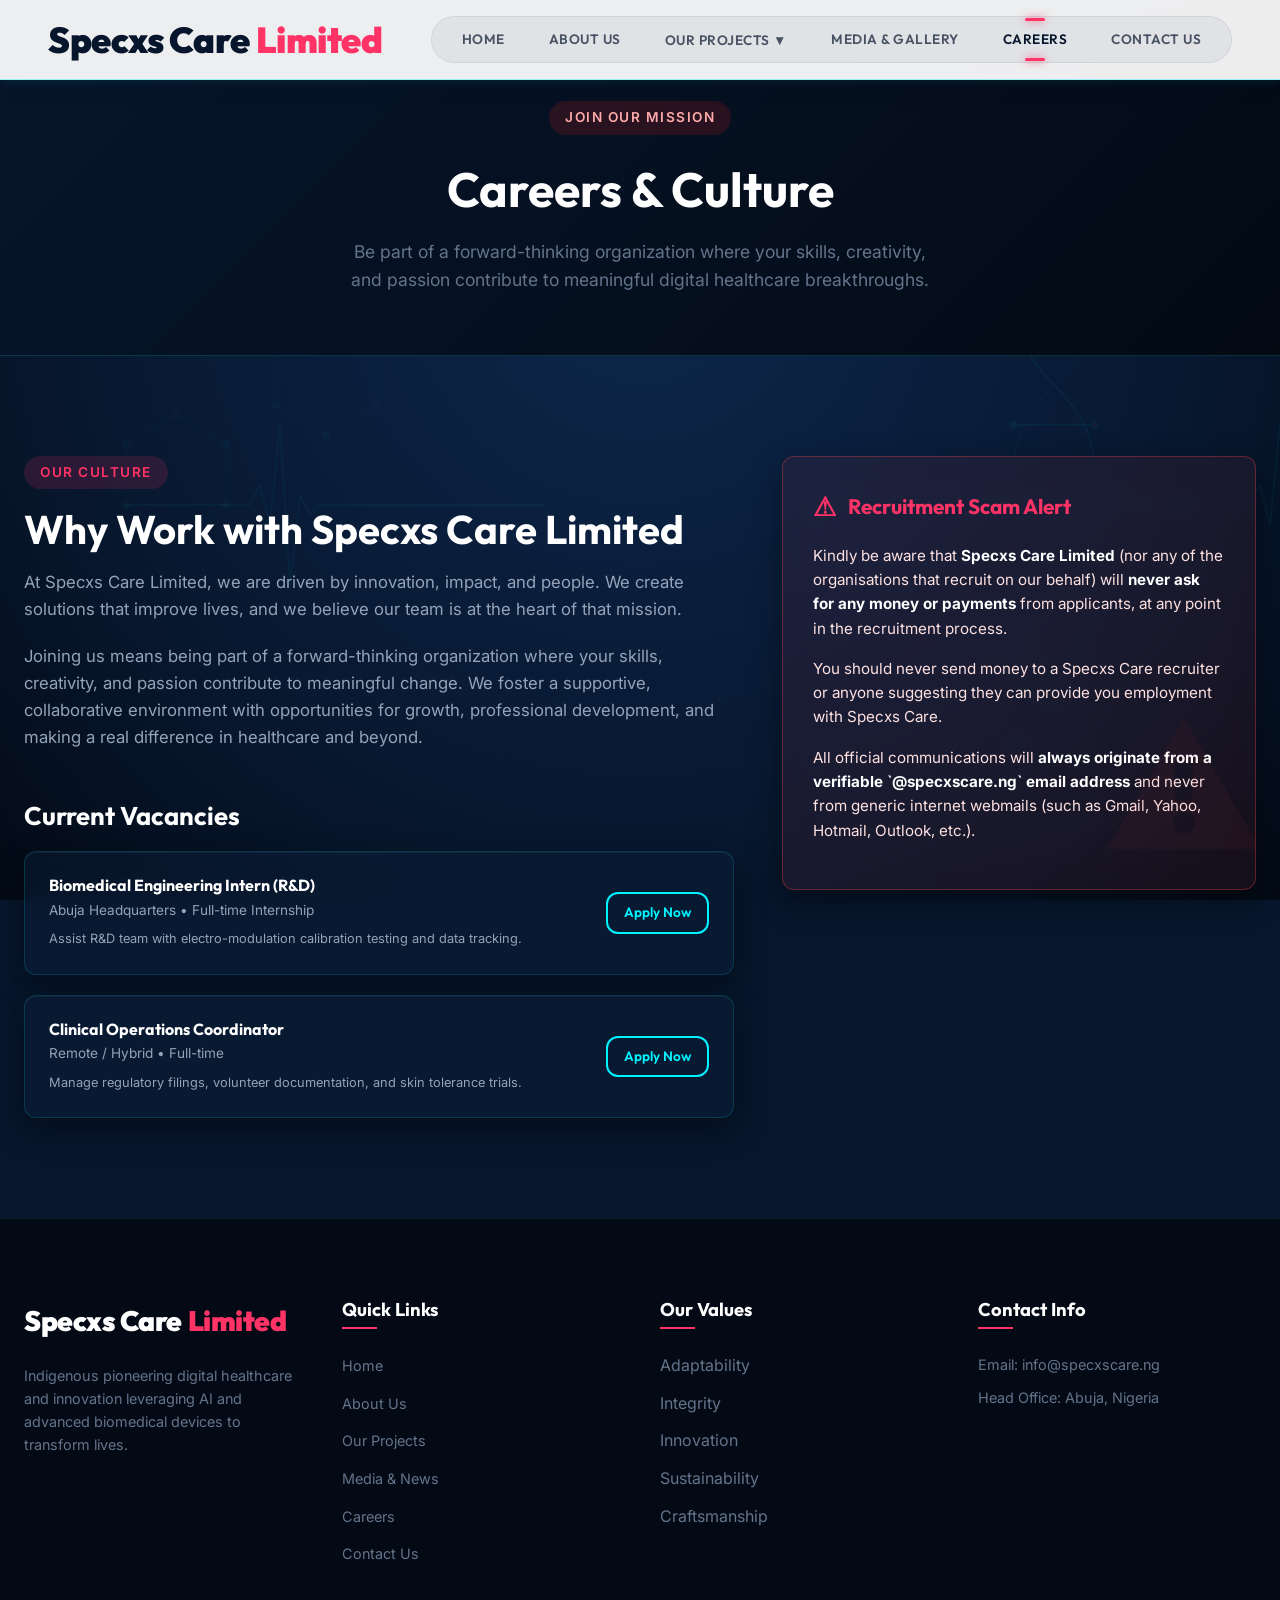
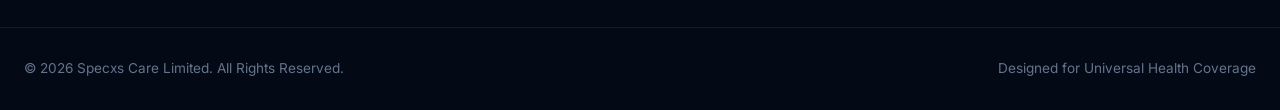
<file: careers.html>
<!DOCTYPE html>
<html lang="en">
<head>
    <meta charset="UTF-8">
    <meta name="viewport" content="width=device-width, initial-scale=1.0">
    <meta name="description" content="Explore career opportunities at Specxs Care Limited. Join our team in developing AI-driven biomedical solutions and revolutionary medical systems.">
    <title>Specxs Care Limited | Careers & Culture</title>
    <link rel="stylesheet" href="styles.css?v=4.0">
</head>
<body>
    <!-- Glowing Cyber HUD Background Decorations -->
    <div class="cyber-background-decorations">
        <div class="cyber-dna-bg"></div>
        <div class="cyber-ekg-bg"></div>
        <div class="cyber-nodes-bg"></div>
    </div>


    <!-- Header Navigation -->
    <header class="header" id="mainHeader">
        <div class="container nav-wrapper">
            <a href="index.html" class="nav-logo" id="logoLink">
                Specxs Care<span>Limited</span>
            </a>
            <nav class="nav-menu" id="navMenu">
                <a href="index.html" class="nav-link" id="homeLink">Home</a>
                <a href="about.html" class="nav-link" id="aboutLink">About Us</a>
                <div class="nav-dropdown">
                    <div class="nav-item-dropdown">
                    <a href="product.html" class="nav-link" id="productLink">Our Projects <span class="dropdown-arrow">▼</span></a>
                    <div class="dropdown-content">
                        <a href="product.html#bladderSection">Smart Bladder</a>
                        <a href="product.html#cisrsSection">CISRS Model</a>
                        <a href="product.html#kidneySection">Digital Kidney Wallet</a>
                    </div>
                </div>
                    <div class="dropdown-content">
                        <a href="product.html#bladderSection">Smart Bladder Device</a>
                        <a href="product.html#cisrsSection">CISRS</a>
                        <a href="product.html#kidneySection">Digital Kidney Wallet</a>
                    </div>
                </div>
                <a href="media.html" class="nav-link" id="mediaLink">Media & Gallery</a>
                <a href="careers.html" class="nav-link active" id="careersLink">Careers</a>
                <a href="contact.html" class="nav-link" id="contactLink">Contact Us</a>
            </nav>
            <button class="hamburger" id="hamburgerBtn" aria-label="Toggle Navigation">
                <span></span>
                <span></span>
                <span></span>
            </button>
        </div>
    </header>

    <!-- Page Header -->
    <section class="section section-dark" style="padding: 100px 0 60px 0; background-image: linear-gradient(135deg, var(--primary-navy-dark) 0%, #030a14 100%);" id="careersHeader">
        <div class="container" style="text-align: center;">
            <span class="section-tag" style="background-color: rgba(185, 28, 28, 0.2); color: #FFAAAA;">Join Our Mission</span>
            <h1 style="color: var(--white); font-size: 3rem; margin-top: 10px; margin-bottom: 20px;">Careers & Culture</h1>
            <p style="color: var(--text-muted-light); max-width: 600px; margin: 0 auto; font-size: 1.1rem;">
                Be part of a forward-thinking organization where your skills, creativity, and passion contribute to meaningful digital healthcare breakthroughs.
            </p>
        </div>
    </section>

    <!-- Why Work with Us -->
    <section class="section" id="cultureSection">
        <div class="container">
            <div class="careers-grid">
                <div class="culture-text">
                    <span class="section-tag">Our Culture</span>
                    <h2 class="section-title">Why Work with Specxs Care Limited</h2>
                    <p style="color: var(--text-muted); font-size: 1.05rem; margin-bottom: 20px;">
                        At Specxs Care Limited, we are driven by innovation, impact, and people. We create solutions that improve lives, and we believe our team is at the heart of that mission.
                    </p>
                    <p style="color: var(--text-muted); font-size: 1.05rem; margin-bottom: 20px;">
                        Joining us means being part of a forward-thinking organization where your skills, creativity, and passion contribute to meaningful change. We foster a supportive, collaborative environment with opportunities for growth, professional development, and making a real difference in healthcare and beyond.
                    </p>
                    <div class="vacancies-list">
                        <h3 style="font-size: 1.6rem; margin-top: 20px; color: var(--white);">Current Vacancies</h3>
                        
                        <div class="vacancy-card">
                            <div class="vacancy-details">
                                <h4>Biomedical Engineering Intern (R&D)</h4>
                                <p>Abuja Headquarters &bull; Full-time Internship</p>
                                <p style="font-size: 0.8rem; margin-top: 8px; color: var(--text-muted);">Assist R&D team with electro-modulation calibration testing and data tracking.</p>
                            </div>
                            <a href="contact.html?job=biomedical" class="btn btn-secondary" style="padding: 8px 16px; font-size: 0.85rem;">Apply Now</a>
                        </div>

                        <div class="vacancy-card">
                            <div class="vacancy-details">
                                <h4>Clinical Operations Coordinator</h4>
                                <p>Remote / Hybrid &bull; Full-time</p>
                                <p style="font-size: 0.8rem; margin-top: 8px; color: var(--text-muted);">Manage regulatory filings, volunteer documentation, and skin tolerance trials.</p>
                            </div>
                            <a href="contact.html?job=clinical" class="btn btn-secondary" style="padding: 8px 16px; font-size: 0.85rem;">Apply Now</a>
                        </div>
                    </div>
                </div>

                <!-- Scam Alert Sidebar -->
                <div class="scam-sidebar" style="position: sticky; top: 100px;">
                    <div class="scam-alert-card">
                        <div class="scam-header">
                            <span>⚠</span> Recruitment Scam Alert
                        </div>
                        <p>
                            Kindly be aware that <strong>Specxs Care Limited</strong> (nor any of the organisations that recruit on our behalf) will <strong>never ask for any money or payments</strong> from applicants, at any point in the recruitment process. 
                        </p>
                        <p>
                            You should never send money to a Specxs Care recruiter or anyone suggesting they can provide you employment with Specxs Care.
                        </p>
                        <p>
                            All official communications will <strong>always originate from a verifiable `@specxscare.ng` email address</strong> and never from generic internet webmails (such as Gmail, Yahoo, Hotmail, Outlook, etc.).
                        </p>
                    </div>
                </div>
            </div>
        </div>
    </section>

    <!-- Footer -->
    <footer class="footer" id="mainFooter">
        <div class="container footer-grid">
            <div class="footer-col">
                <a href="index.html" class="nav-logo" style="color: var(--white); margin-bottom: 20px;">
                    Specxs Care<span>Limited</span>
                </a>
                <p class="footer-desc">
                    Indigenous pioneering digital healthcare and innovation leveraging AI and advanced biomedical devices to transform lives.
                </p>
            </div>
            <div class="footer-col">
                <h4>Quick Links</h4>
                <ul class="footer-links">
                    <li><a href="index.html">Home</a></li>
                    <li><a href="about.html">About Us</a></li>
                    <li><a href="product.html">Our Projects</a></li>
                    <li><a href="media.html">Media & News</a></li>
                    <li><a href="careers.html">Careers</a></li>
                    <li><a href="contact.html">Contact Us</a></li>
                </ul>
            </div>
            <div class="footer-col">
                <h4>Our Values</h4>
                <ul class="footer-links" style="pointer-events: none;">
                    <li>Adaptability</li>
                    <li>Integrity</li>
                    <li>Innovation</li>
                    <li>Sustainability</li>
                    <li>Craftsmanship</li>
                </ul>
            </div>
            <div class="footer-col">
                <h4>Contact Info</h4>
                <p class="footer-desc" style="margin-bottom: 10px;">Email: info@specxscare.ng</p>
                <p class="footer-desc">Head Office: Abuja, Nigeria</p>
            </div>
        </div>
        <div class="container footer-bottom">
            <p>&copy; 2026 Specxs Care Limited. All Rights Reserved.</p>
            <p>Designed for Universal Health Coverage</p>
        </div>
    </footer>

    <script src="script.js"></script>
</body>
</html>
</file>
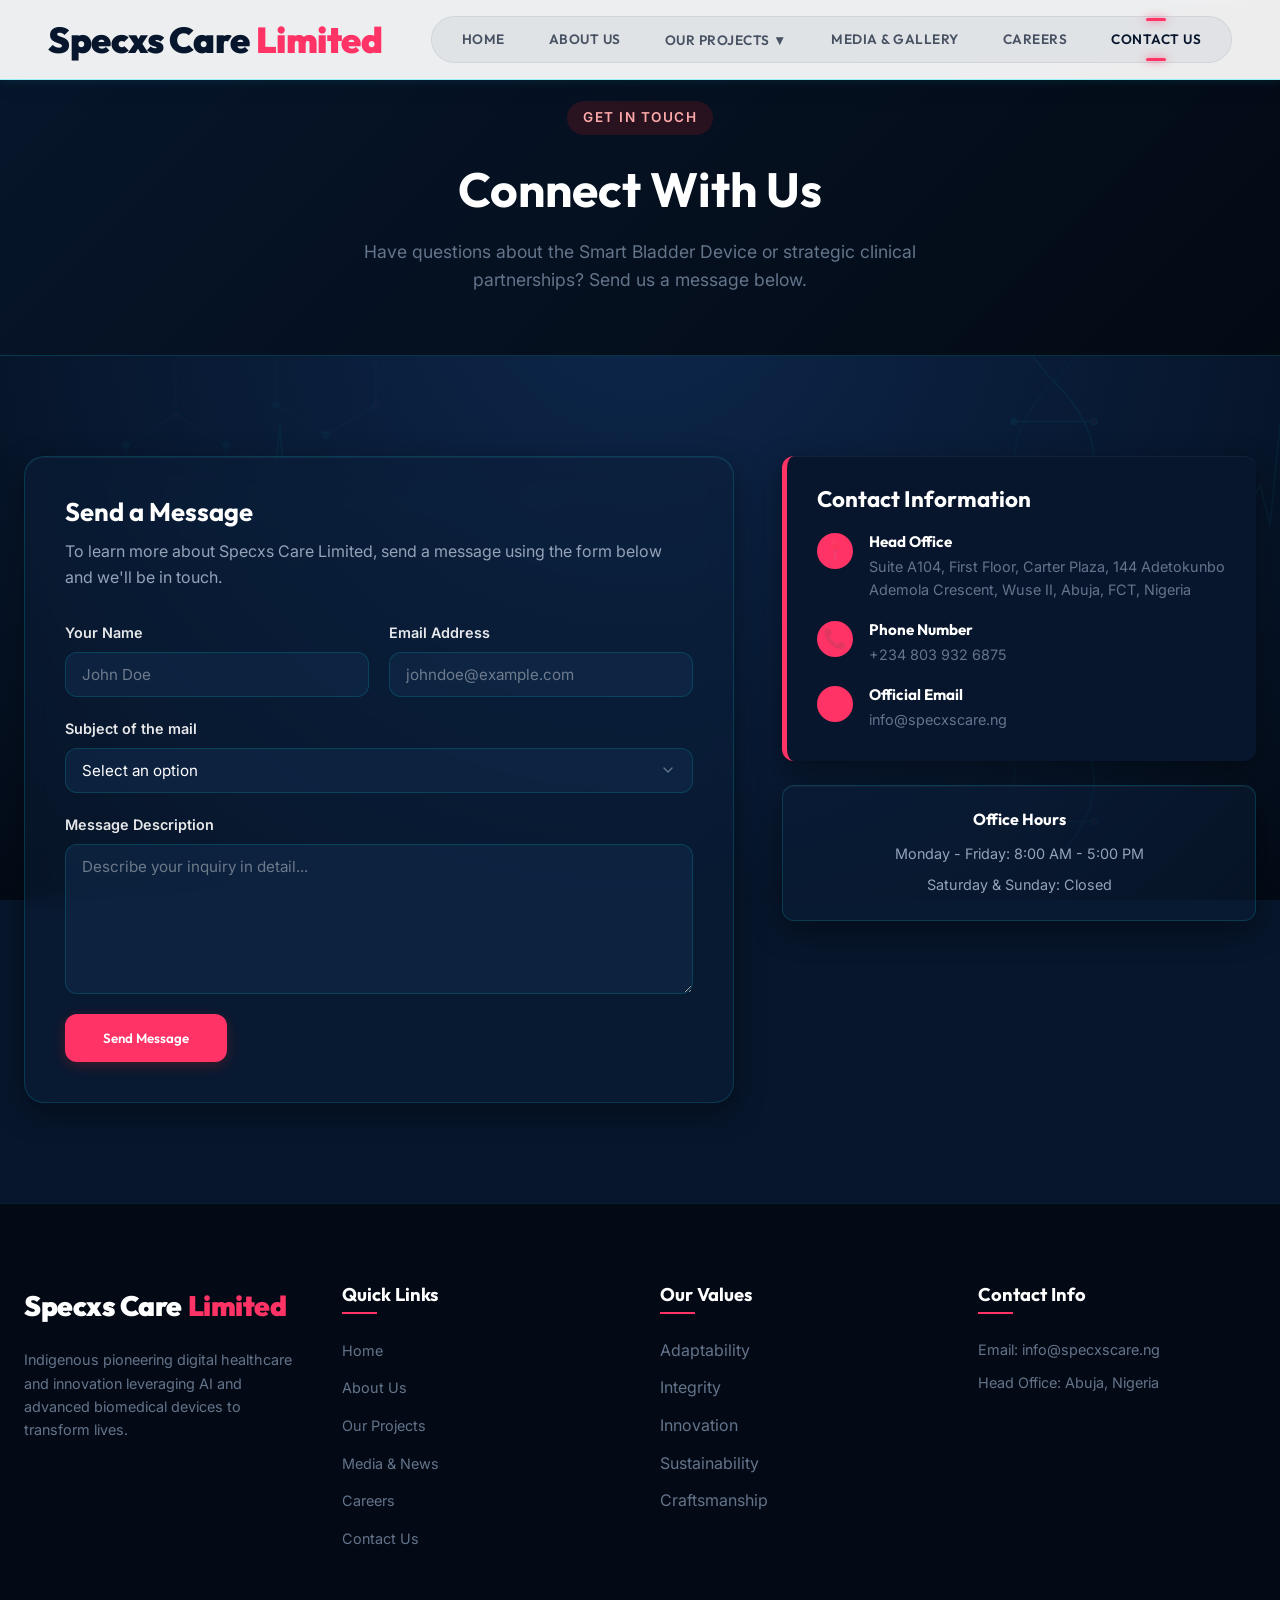
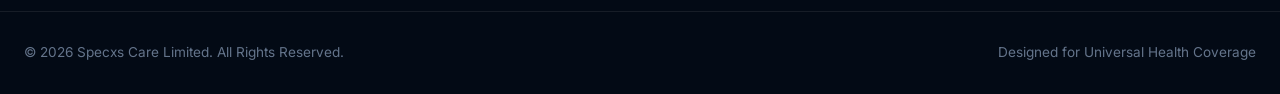
<file: contact.html>
<!DOCTYPE html>
<html lang="en">
<head>
    <meta charset="UTF-8">
    <meta name="viewport" content="width=device-width, initial-scale=1.0">
    <meta name="description" content="Get in touch with Specxs Care Limited. Send a message to our R&D or corporate support teams using our secure email contact form.">
    <title>Specxs Care Limited | Contact Us</title>
    <link rel="stylesheet" href="styles.css?v=4.0">
</head>
<body>
    <!-- Glowing Cyber HUD Background Decorations -->
    <div class="cyber-background-decorations">
        <div class="cyber-dna-bg"></div>
        <div class="cyber-ekg-bg"></div>
        <div class="cyber-nodes-bg"></div>
    </div>


    <!-- Header Navigation -->
    <header class="header" id="mainHeader">
        <div class="container nav-wrapper">
            <a href="index.html" class="nav-logo" id="logoLink">
                Specxs Care<span>Limited</span>
            </a>
            <nav class="nav-menu" id="navMenu">
                <a href="index.html" class="nav-link" id="homeLink">Home</a>
                <a href="about.html" class="nav-link" id="aboutLink">About Us</a>
                <div class="nav-dropdown">
                    <div class="nav-item-dropdown">
                    <a href="product.html" class="nav-link" id="productLink">Our Projects <span class="dropdown-arrow">▼</span></a>
                    <div class="dropdown-content">
                        <a href="product.html#bladderSection">Smart Bladder</a>
                        <a href="product.html#cisrsSection">CISRS Model</a>
                        <a href="product.html#kidneySection">Digital Kidney Wallet</a>
                    </div>
                </div>
                    <div class="dropdown-content">
                        <a href="product.html#bladderSection">Smart Bladder Device</a>
                        <a href="product.html#cisrsSection">CISRS</a>
                        <a href="product.html#kidneySection">Digital Kidney Wallet</a>
                    </div>
                </div>
                <a href="media.html" class="nav-link" id="mediaLink">Media & Gallery</a>
                <a href="careers.html" class="nav-link" id="careersLink">Careers</a>
                <a href="contact.html" class="nav-link active" id="contactLink">Contact Us</a>
            </nav>
            <button class="hamburger" id="hamburgerBtn" aria-label="Toggle Navigation">
                <span></span>
                <span></span>
                <span></span>
            </button>
        </div>
    </header>

    <!-- Page Header -->
    <section class="section section-dark" style="padding: 100px 0 60px 0; background-image: linear-gradient(135deg, var(--primary-navy-dark) 0%, #030a14 100%);" id="contactHeader">
        <div class="container" style="text-align: center;">
            <span class="section-tag" style="background-color: rgba(185, 28, 28, 0.2); color: #FFAAAA;">Get In Touch</span>
            <h1 style="color: var(--white); font-size: 3rem; margin-top: 10px; margin-bottom: 20px;">Connect With Us</h1>
            <p style="color: var(--text-muted-light); max-width: 600px; margin: 0 auto; font-size: 1.1rem;">
                Have questions about the Smart Bladder Device or strategic clinical partnerships? Send us a message below.
            </p>
        </div>
    </section>

    <!-- Contact Form & Info Grid -->
    <section class="section" id="contactSection">
        <div class="container">
            <div class="contact-grid">
                
                <!-- Contact Form Card -->
                <div class="contact-card-wrapper">
                    <h3 style="font-size: 1.6rem; margin-bottom: 12px; color: var(--white);">Send a Message</h3>
                    <p style="color: var(--text-muted); margin-bottom: 30px;">To learn more about Specxs Care Limited, send a message using the form below and we'll be in touch.</p>
                    
                    <form class="contact-form" id="contactForm">
                        <div class="form-row">
                            <div class="form-group">
                                <label for="name">Your Name</label>
                                <input type="text" id="name" class="form-control" placeholder="John Doe" required>
                            </div>
                            <div class="form-group">
                                <label for="email">Email Address</label>
                                <input type="email" id="email" class="form-control" placeholder="johndoe@example.com" required>
                            </div>
                        </div>
                        <div class="form-group">
                            <label for="subject">Subject of the mail</label>
                            <select id="subject" class="form-control" required style="appearance: none; background-image: url('data:image/svg+xml;charset=utf-8,%3Csvg xmlns=%22http://www.w3.org/2000/svg%22 width=%2216%22 height=%2216%22 viewBox=%220 0 24 24%22 fill=%22none%22 stroke=%22%2364748B%22 stroke-width=%222%22 stroke-linecap=%22round%22 stroke-linejoin=%22round%22%3E%3Cpolyline points=%226 9 12 15 18 9%22/%3E%3C/svg%3E'); background-repeat: no-repeat; background-position: right 16px center; background-size: 16px;">
                                <option value="" disabled selected>Select an option</option>
                                <option value="smart-bladder">Smart Bladder Device Inquiries</option>
                                <option value="clinical-trials">Clinical Trial Partnerships</option>
                                <option value="distribution">Distribution & Sales</option>
                                <option value="careers">Careers & Vacancies</option>
                                <option value="general">General Inquiries</option>
                            </select>
                        </div>
                        <div class="form-group">
                            <label for="message">Message Description</label>
                            <textarea id="message" class="form-control" placeholder="Describe your inquiry in detail..." required></textarea>
                        </div>
                        <button type="submit" class="btn btn-primary" id="btnSubmitForm" style="align-self: flex-start; padding: 14px 36px;">Send Message</button>
                    </form>
                </div>

                <!-- Info Sidebar -->
                <div class="info-box-wrapper">
                    <div class="info-card">
                        <h3>Contact Information</h3>
                        <div class="info-list">
                            <div class="info-item">
                                <div class="info-icon">📍</div>
                                <div class="info-text">
                                    <h4>Head Office</h4>
                                    <p>Suite A104, First Floor, Carter Plaza, 144 Adetokunbo Ademola Crescent, Wuse II, Abuja, FCT, Nigeria</p>
                                </div>
                            </div>
                            <div class="info-item">
                                <div class="info-icon">📞</div>
                                <div class="info-text">
                                    <h4>Phone Number</h4>
                                    <p>+234 803 932 6875</p>
                                </div>
                            </div>
                            <div class="info-item">
                                <div class="info-icon">✉</div>
                                <div class="info-text">
                                    <h4>Official Email</h4>
                                    <p>info@specxscare.ng</p>
                                </div>
                            </div>
                        </div>
                    </div>

                    <!-- Mini Map Graphic -->
                    <div style="background-color: var(--card-bg); border-radius: var(--border-radius); padding: 24px; box-shadow: var(--card-shadow); border: 1px solid var(--border-color); text-align: center;">
                        <h4 style="color: var(--white); margin-bottom: 12px;">Office Hours</h4>
                        <p style="font-size: 0.9rem; color: var(--text-muted); margin-bottom: 8px;">Monday - Friday: 8:00 AM - 5:00 PM</p>
                        <p style="font-size: 0.9rem; color: var(--text-muted);">Saturday & Sunday: Closed</p>
                    </div>
                </div>
            </div>
        </div>
    </section>

    <!-- Footer -->
    <footer class="footer" id="mainFooter">
        <div class="container footer-grid">
            <div class="footer-col">
                <a href="index.html" class="nav-logo" style="color: var(--white); margin-bottom: 20px;">
                    Specxs Care<span>Limited</span>
                </a>
                <p class="footer-desc">
                    Indigenous pioneering digital healthcare and innovation leveraging AI and advanced biomedical devices to transform lives.
                </p>
            </div>
            <div class="footer-col">
                <h4>Quick Links</h4>
                <ul class="footer-links">
                    <li><a href="index.html">Home</a></li>
                    <li><a href="about.html">About Us</a></li>
                    <li><a href="product.html">Our Projects</a></li>
                    <li><a href="media.html">Media & News</a></li>
                    <li><a href="careers.html">Careers</a></li>
                    <li><a href="contact.html">Contact Us</a></li>
                </ul>
            </div>
            <div class="footer-col">
                <h4>Our Values</h4>
                <ul class="footer-links" style="pointer-events: none;">
                    <li>Adaptability</li>
                    <li>Integrity</li>
                    <li>Innovation</li>
                    <li>Sustainability</li>
                    <li>Craftsmanship</li>
                </ul>
            </div>
            <div class="footer-col">
                <h4>Contact Info</h4>
                <p class="footer-desc" style="margin-bottom: 10px;">Email: info@specxscare.ng</p>
                <p class="footer-desc">Head Office: Abuja, Nigeria</p>
            </div>
        </div>
        <div class="container footer-bottom">
            <p>&copy; 2026 Specxs Care Limited. All Rights Reserved.</p>
            <p>Designed for Universal Health Coverage</p>
        </div>
    </footer>

    <script>
        // Autofill Subject selection if job application link clicked
        window.addEventListener('DOMContentLoaded', () => {
            const urlParams = new URLSearchParams(window.location.search);
            const job = urlParams.get('job');
            const subjectSelect = document.getElementById('subject');
            if (job && subjectSelect) {
                subjectSelect.value = 'careers';
            }
        });
    </script>
    <script src="script.js"></script>
</body>
</html>
</file>
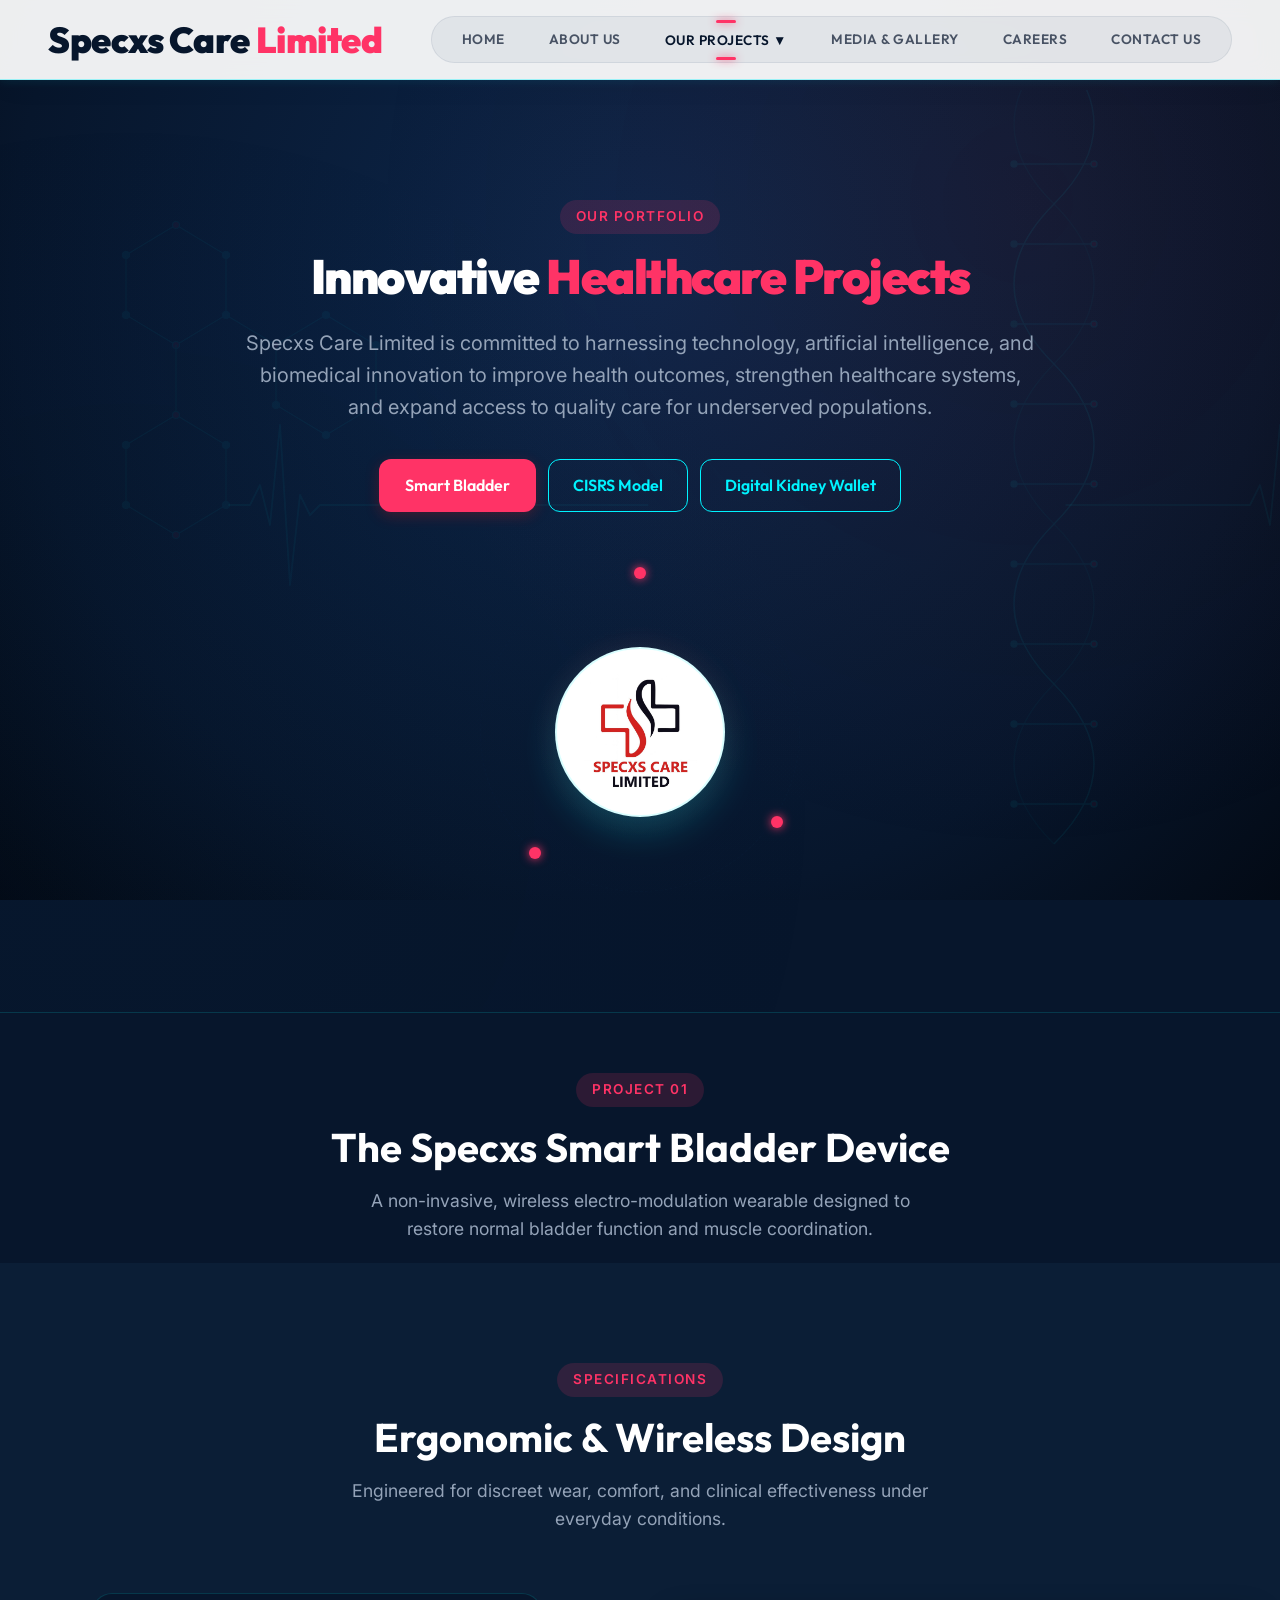
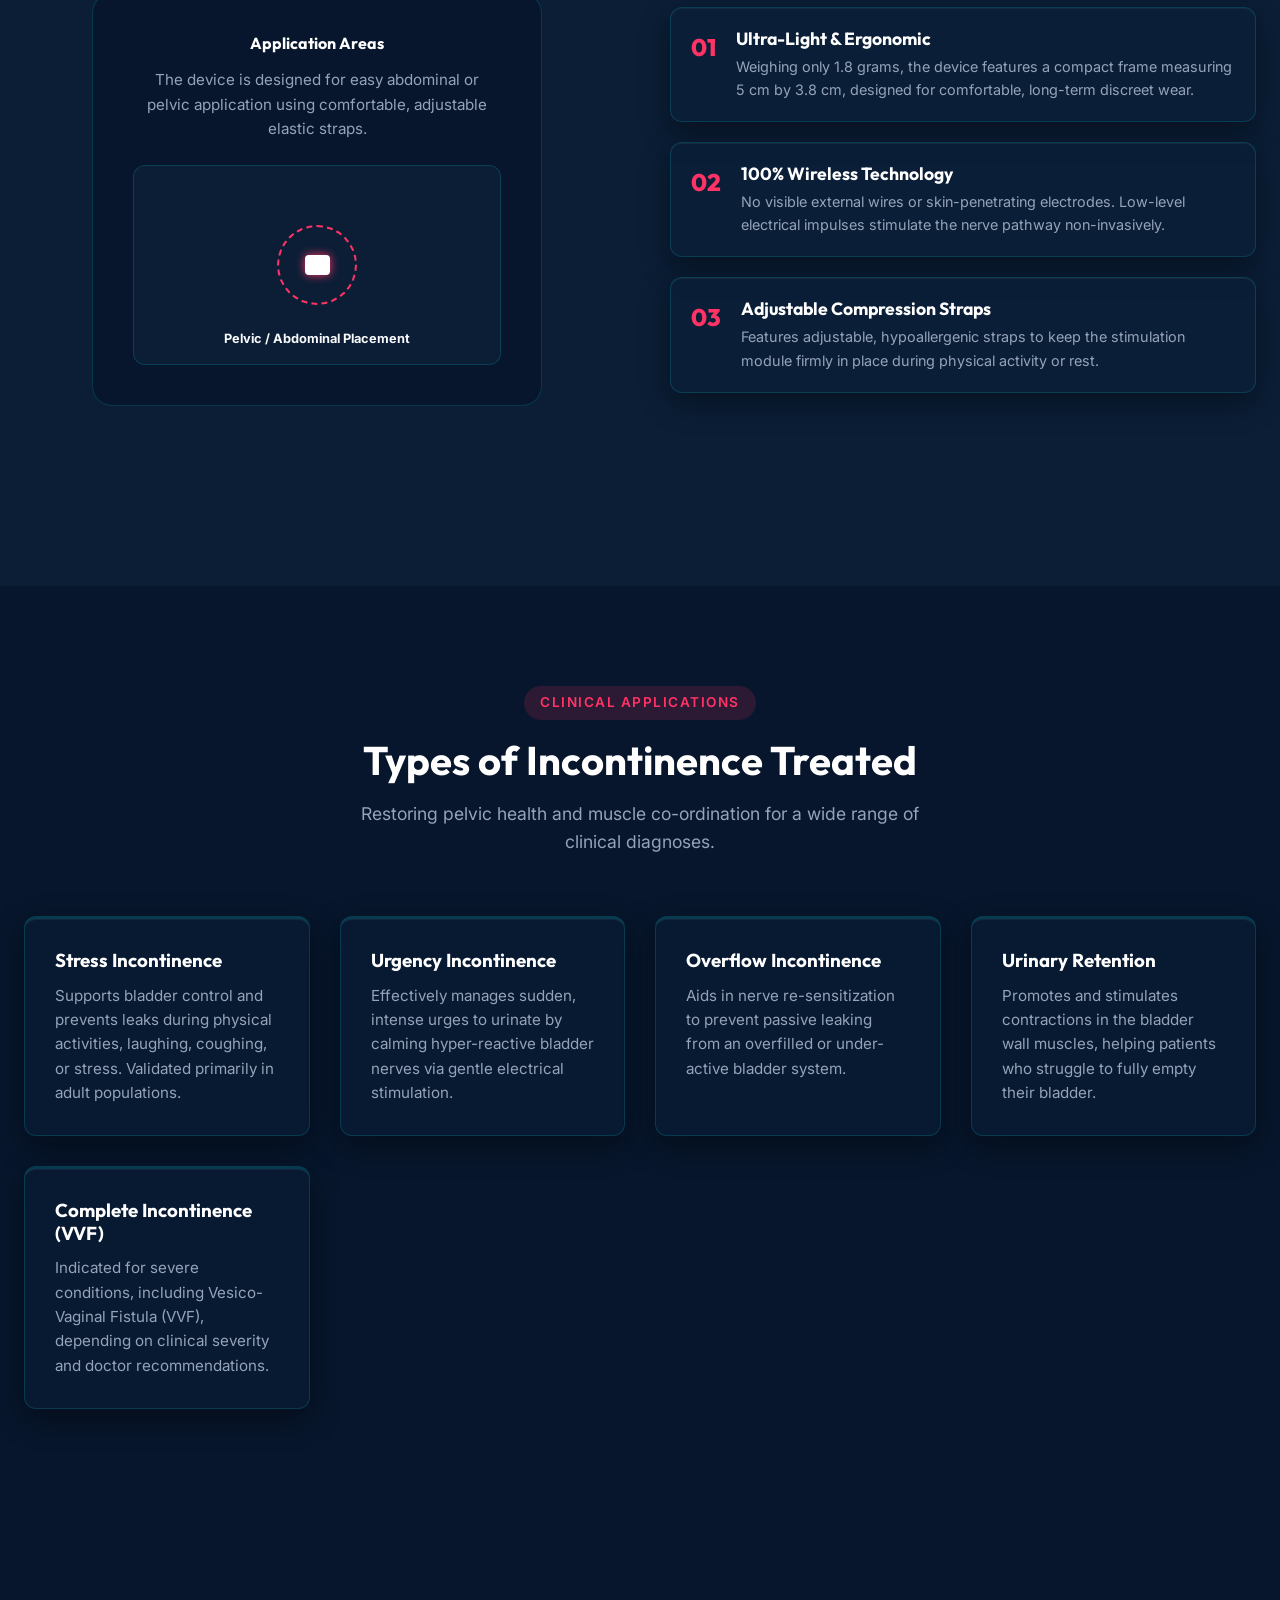
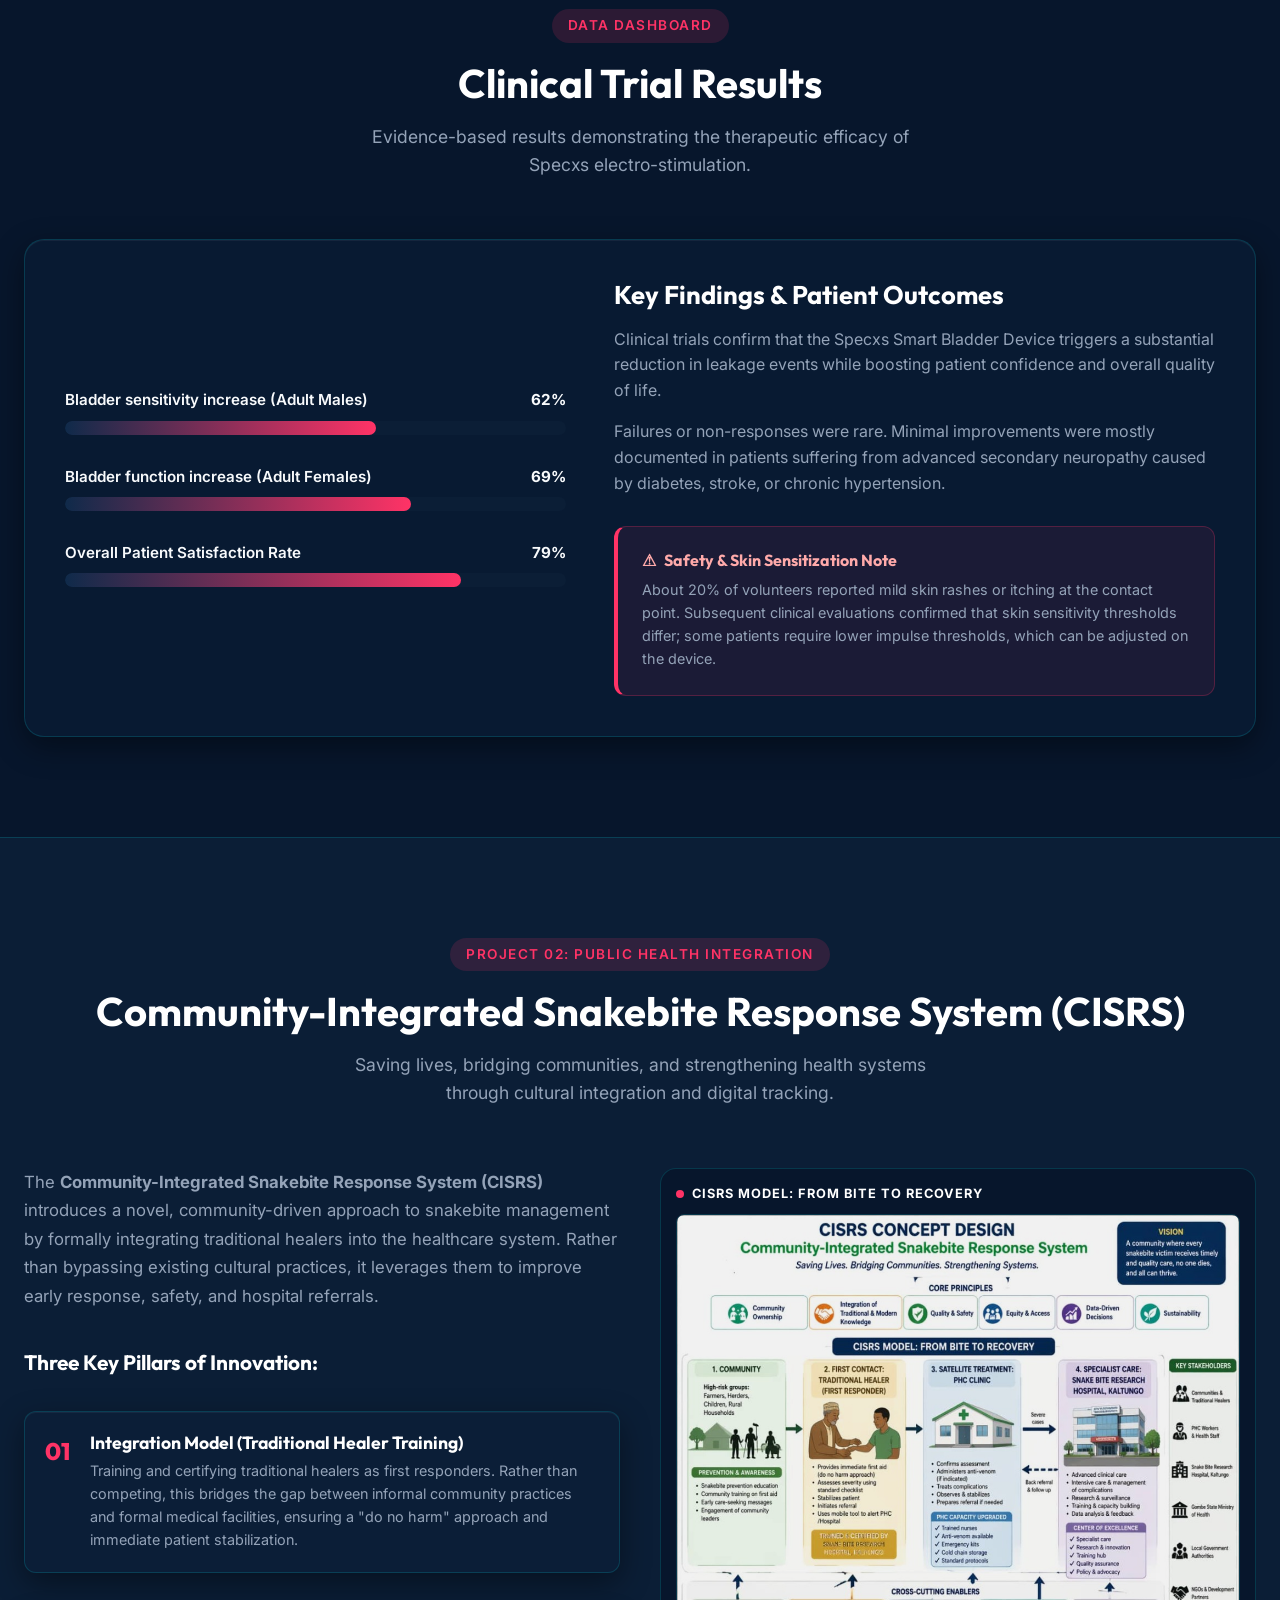
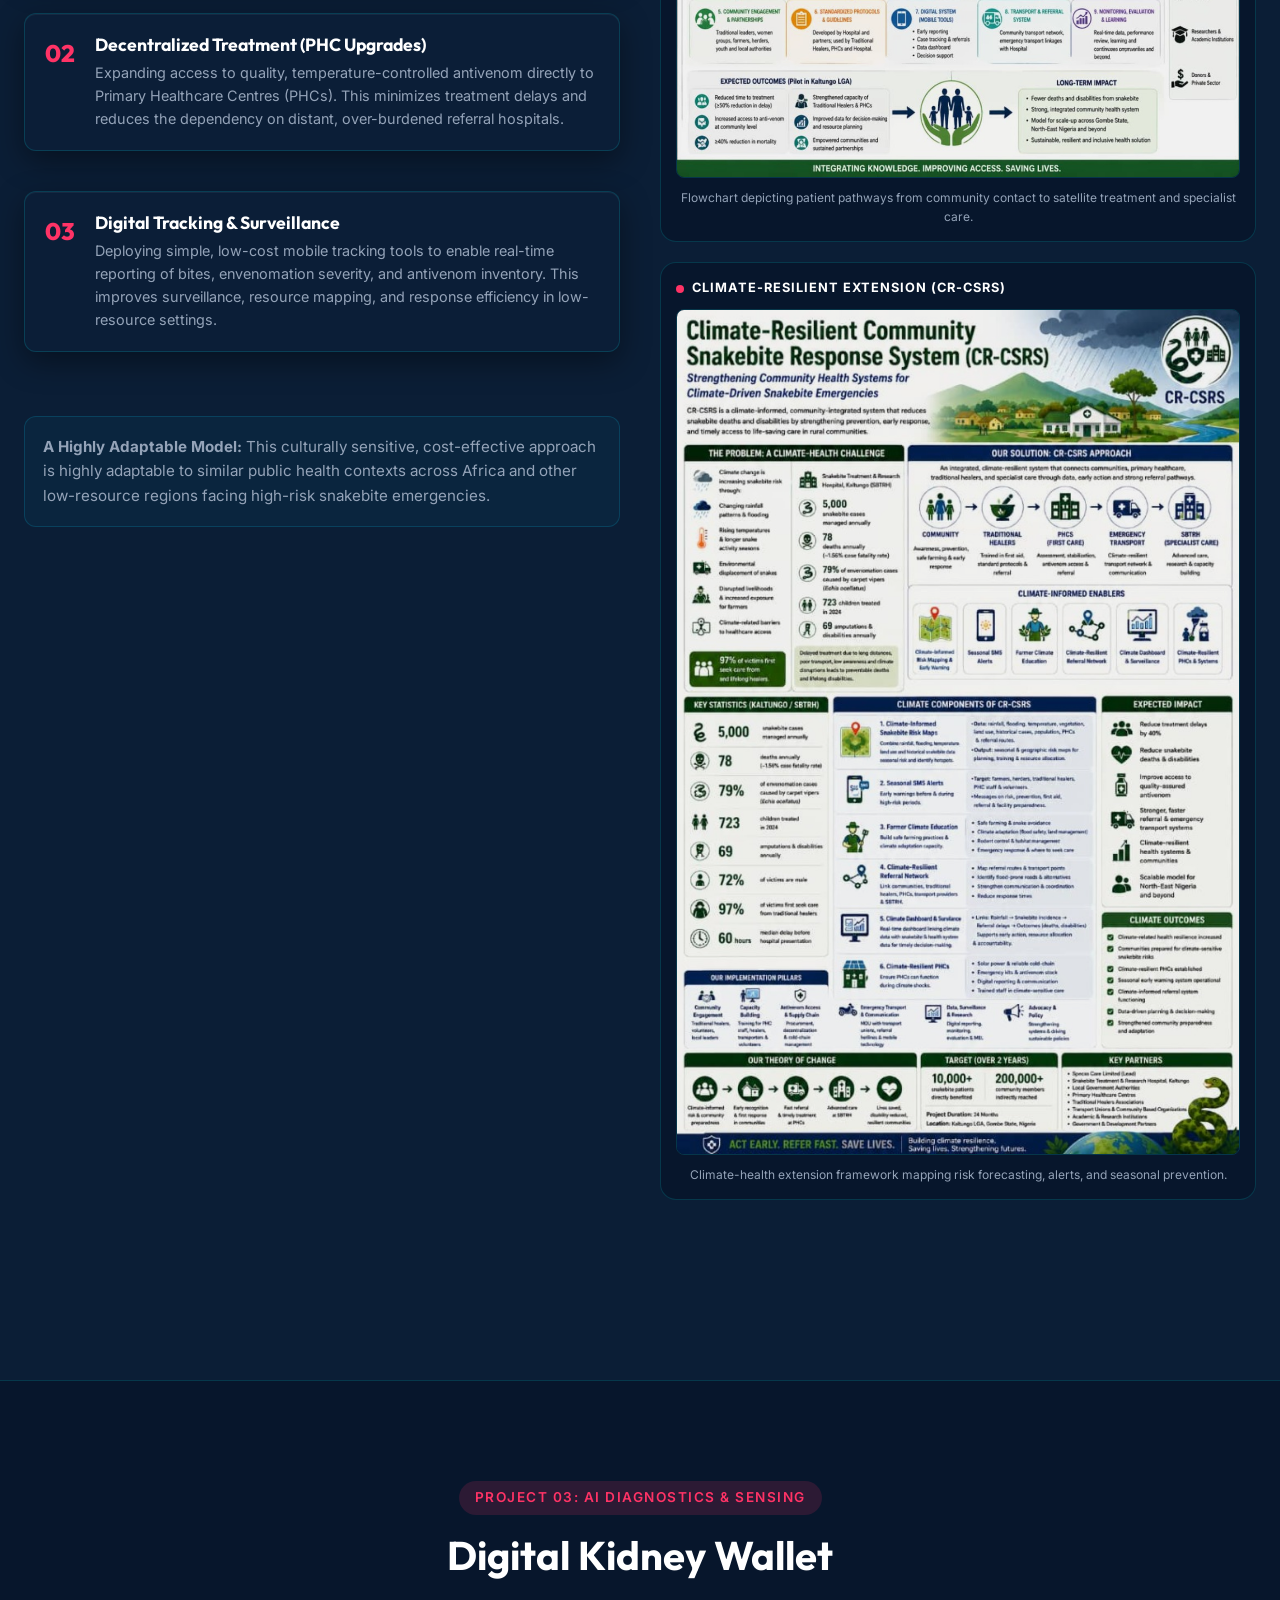
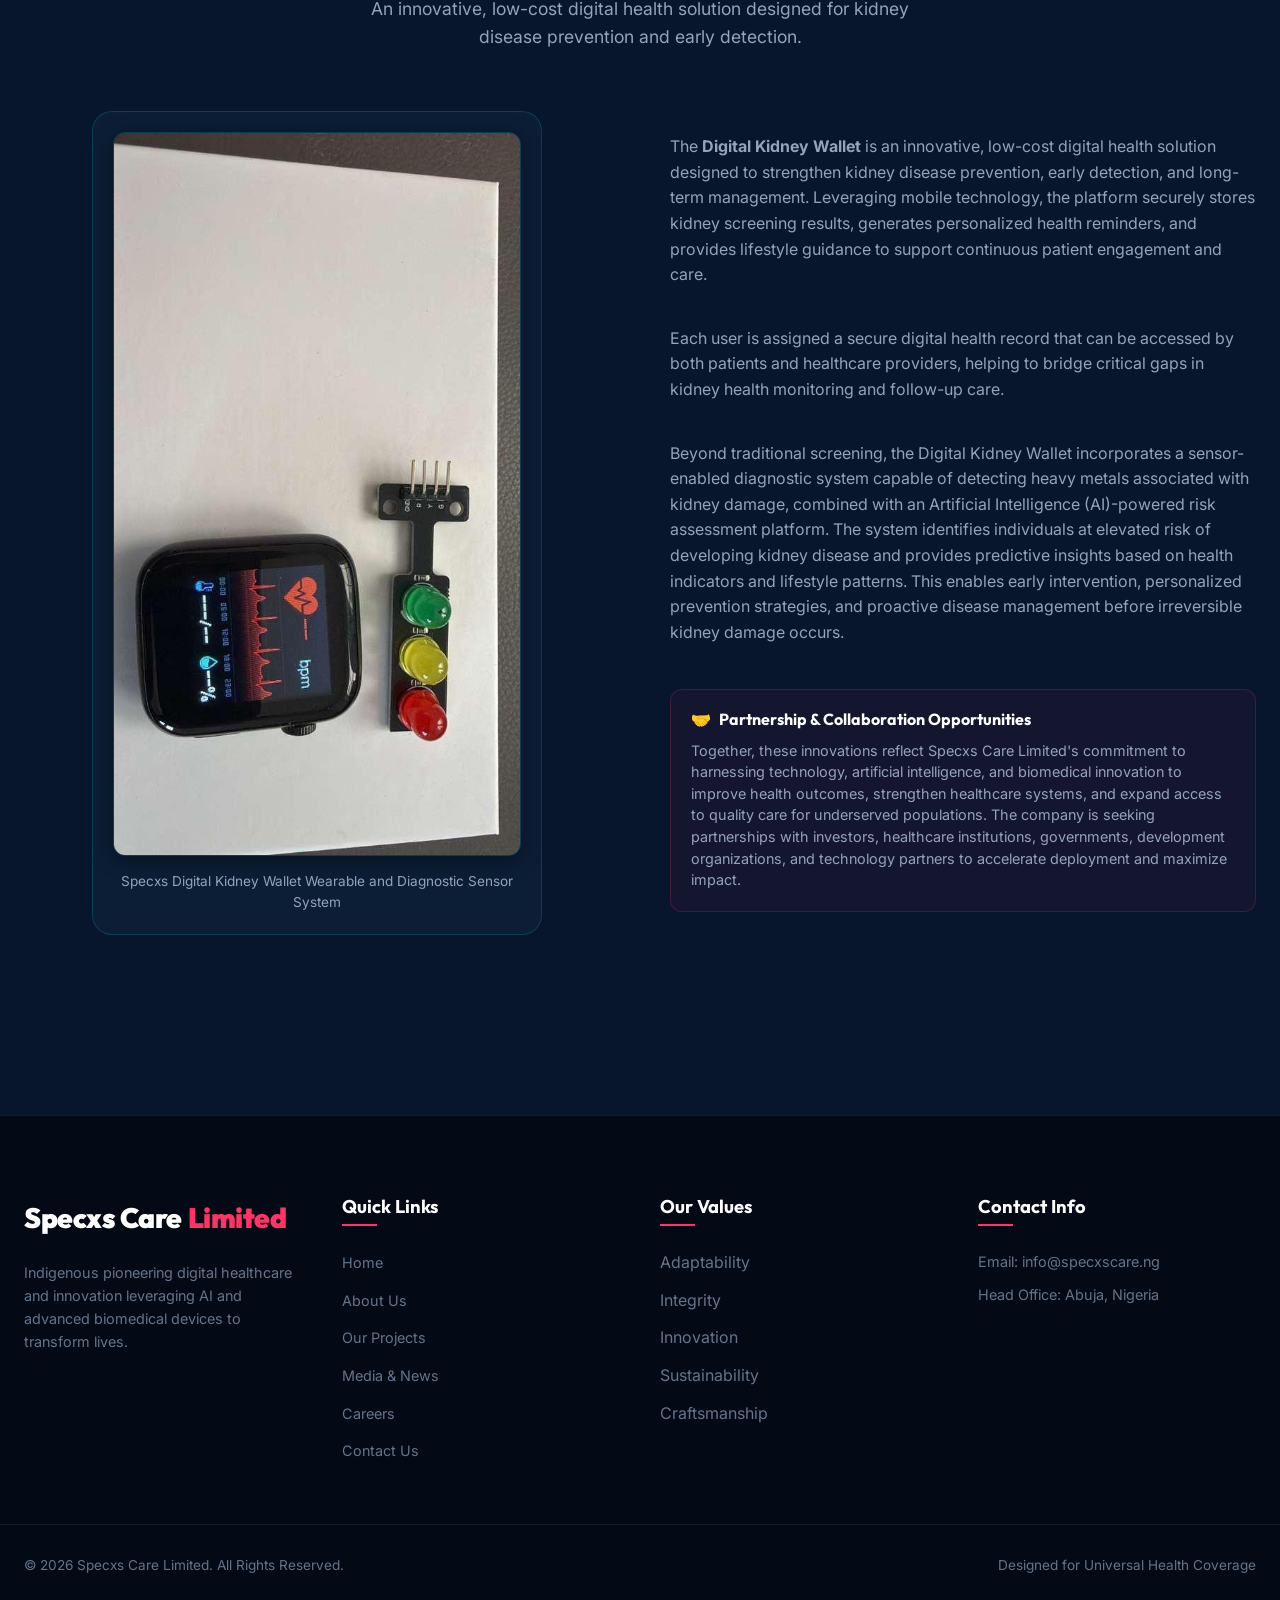
<file: product.html>
<!DOCTYPE html>
<html lang="en">
<head>
    <meta charset="UTF-8">
    <meta name="viewport" content="width=device-width, initial-scale=1.0">
    <meta name="description" content="Discover the Specxs Smart Bladder Device: a revolutionary, non-invasive electro-modulation wearable for treating urinary incontinence, VVF, and retention.">
    <title>Specxs Care Limited | Smart Bladder Device</title>
    <link rel="stylesheet" href="styles.css?v=4.0">
</head>
<body>
    <!-- Glowing Cyber HUD Background Decorations -->
    <div class="cyber-background-decorations">
        <div class="cyber-dna-bg"></div>
        <div class="cyber-ekg-bg"></div>
        <div class="cyber-nodes-bg"></div>
    </div>


    <!-- Header Navigation -->
    <header class="header" id="mainHeader">
        <div class="container nav-wrapper">
            <a href="index.html" class="nav-logo" id="logoLink">
                Specxs Care<span>Limited</span>
            </a>
            <nav class="nav-menu" id="navMenu">
                <a href="index.html" class="nav-link" id="homeLink">Home</a>
                <a href="about.html" class="nav-link" id="aboutLink">About Us</a>
                <div class="nav-dropdown">
                    <div class="nav-item-dropdown">
                    <a href="product.html" class="nav-link active" id="productLink">Our Projects <span class="dropdown-arrow">▼</span></a>
                    <div class="dropdown-content">
                        <a href="product.html#bladderSection">Smart Bladder</a>
                        <a href="product.html#cisrsSection">CISRS Model</a>
                        <a href="product.html#kidneySection">Digital Kidney Wallet</a>
                    </div>
                </div>
                    <div class="dropdown-content">
                        <a href="product.html#bladderSection">Smart Bladder Device</a>
                        <a href="product.html#cisrsSection">CISRS</a>
                        <a href="product.html#kidneySection">Digital Kidney Wallet</a>
                    </div>
                </div>
                <a href="media.html" class="nav-link" id="mediaLink">Media & Gallery</a>
                <a href="careers.html" class="nav-link" id="careersLink">Careers</a>
                <a href="contact.html" class="nav-link" id="contactLink">Contact Us</a>
            </nav>
            <button class="hamburger" id="hamburgerBtn" aria-label="Toggle Navigation">
                <span></span>
                <span></span>
                <span></span>
            </button>
        </div>
    </header>

    <!-- Product Hero / Overview -->
    <section class="hero" id="productHero" style="min-height: auto; padding-top: 140px; padding-bottom: 60px;">
        <div class="container hero-wrapper">
            <div class="hero-text">
                <span class="section-tag">Our Portfolio</span>
                <h1 class="hero-title" style="font-size: 3rem;">Innovative <span>Healthcare Projects</span></h1>
                <p class="hero-desc">
                    Specxs Care Limited is committed to harnessing technology, artificial intelligence, and biomedical innovation to improve health outcomes, strengthen healthcare systems, and expand access to quality care for underserved populations.
                </p>
                <div class="hero-buttons" style="display: flex; gap: 12px; flex-wrap: wrap;">
                    <a href="#bladderSection" class="btn btn-primary" id="btnToBladder" style="padding: 12px 24px;">Smart Bladder</a>
                    <a href="#cisrsSection" class="btn btn-secondary" id="btnToCisrs" style="padding: 12px 24px; border: 1px solid var(--border-color); background: transparent; color: var(--white);">CISRS Model</a>
                    <a href="#kidneySection" class="btn btn-secondary" id="btnToKidney" style="padding: 12px 24px; border: 1px solid var(--border-color); background: transparent; color: var(--white);">Digital Kidney Wallet</a>
                </div>
            </div>
            <div class="hero-visual" id="heroVisual">
                <div class="device-container">
                    <div class="device-glow" style="background: radial-gradient(circle, rgba(185, 28, 28, 0.3) 0%, transparent 60%);"></div>
                    <div class="device-orbit">
                        <div class="device-node node-1"></div>
                        <div class="device-node node-2"></div>
                        <div class="device-node node-3"></div>
                    </div>
                    <!-- Brand logo inside moving rings -->
                    <div style="position: absolute; z-index: 2; width: 170px; height: 170px; border-radius: 50%; background-color: var(--white); box-shadow: var(--hover-shadow); border: 2px solid var(--border-color); display: flex; justify-content: center; align-items: center; padding: 25px; transition: var(--transition);" onmouseover="this.style.transform='scale(1.08)'" onmouseout="this.style.transform='scale(1)'">
                        <img src="logo.jpg" alt="Specxs Care Limited Official Logo" style="width: 100%; height: 100%; object-fit: contain;">
                    </div>
                </div>
            </div>
        </div>
    </section>

    <!-- Project 1: Smart Bladder Device -->
    <section class="section" style="background-color: var(--light-bg); padding-top: 60px; padding-bottom: 20px; border-top: 1px solid var(--border-color);" id="bladderSection">
        <div class="container">
            <div class="section-title-wrapper" style="margin-bottom: 0;">
                <span class="section-tag">Project 01</span>
                <h2 class="section-title">The Specxs Smart Bladder Device</h2>
                <p class="section-subtitle">A non-invasive, wireless electro-modulation wearable designed to restore normal bladder function and muscle coordination.</p>
            </div>
        </div>
    </section>

    <!-- Technical Specifications -->
    <section class="section" style="background-color: var(--light-section);" id="specsSection">
        <div class="container">
            <div class="section-title-wrapper">
                <span class="section-tag">Specifications</span>
                <h2 class="section-title">Ergonomic & Wireless Design</h2>
                <p class="section-subtitle">Engineered for discreet wear, comfort, and clinical effectiveness under everyday conditions.</p>
            </div>
            <div class="prod-specs-grid">
                <div class="spec-visual" style="display: flex; justify-content: center;">
                    <!-- Beautiful CSS representation of application area -->
                    <div style="background-color: var(--light-bg); padding: 40px; border-radius: 20px; text-align: center; border: 1px solid var(--border-color); max-width: 450px;">
                        <h4 style="margin-bottom: 15px; color: var(--white);">Application Areas</h4>
                        <p style="font-size: 0.95rem; color: var(--text-muted); margin-bottom: 24px;">The device is designed for easy abdominal or pelvic application using comfortable, adjustable elastic straps.</p>
                        <div style="width: 100%; height: 200px; background-color: var(--light-section); border: 1px solid var(--border-color); border-radius: 12px; display: flex; justify-content: center; align-items: center; color: var(--white); position: relative; overflow: hidden;">
                            <div style="position: absolute; width: 80px; height: 80px; border: 2px dashed var(--accent-red); border-radius: 50%; display: flex; justify-content: center; align-items: center; animation: pulse 2s infinite alternate;">
                                <div style="width: 25px; height: 20px; background-color: var(--white); border-radius: 4px; box-shadow: 0 0 10px var(--accent-red);"></div>
                            </div>
                            <span style="font-size: 0.8rem; font-weight: bold; position: absolute; bottom: 15px; color: var(--text-dark);">Pelvic / Abdominal Placement</span>
                        </div>
                    </div>
                </div>
                <div class="spec-info-list">
                    <div class="spec-item">
                        <div class="spec-num">01</div>
                        <div class="spec-details">
                            <h4>Ultra-Light & Ergonomic</h4>
                            <p>Weighing only 1.8 grams, the device features a compact frame measuring 5 cm by 3.8 cm, designed for comfortable, long-term discreet wear.</p>
                        </div>
                    </div>
                    <div class="spec-item">
                        <div class="spec-num">02</div>
                        <div class="spec-details">
                            <h4>100% Wireless Technology</h4>
                            <p>No visible external wires or skin-penetrating electrodes. Low-level electrical impulses stimulate the nerve pathway non-invasively.</p>
                        </div>
                    </div>
                    <div class="spec-item">
                        <div class="spec-num">03</div>
                        <div class="spec-details">
                            <h4>Adjustable Compression Straps</h4>
                            <p>Features adjustable, hypoallergenic straps to keep the stimulation module firmly in place during physical activity or rest.</p>
                        </div>
                    </div>
                </div>
            </div>
        </div>
    </section>

    <!-- Incontinence Treatment Areas -->
    <section class="section" style="background-color: var(--light-bg);" id="treatmentSection">
        <div class="container">
            <div class="section-title-wrapper">
                <span class="section-tag">Clinical Applications</span>
                <h2 class="section-title">Types of Incontinence Treated</h2>
                <p class="section-subtitle">Restoring pelvic health and muscle co-ordination for a wide range of clinical diagnoses.</p>
            </div>
            <div class="incont-grid">
                <div class="incont-card">
                    <h3>Stress Incontinence</h3>
                    <p>Supports bladder control and prevents leaks during physical activities, laughing, coughing, or stress. Validated primarily in adult populations.</p>
                </div>
                <div class="incont-card">
                    <h3>Urgency Incontinence</h3>
                    <p>Effectively manages sudden, intense urges to urinate by calming hyper-reactive bladder nerves via gentle electrical stimulation.</p>
                </div>
                <div class="incont-card">
                    <h3>Overflow Incontinence</h3>
                    <p>Aids in nerve re-sensitization to prevent passive leaking from an overfilled or under-active bladder system.</p>
                </div>
                <div class="incont-card">
                    <h3>Urinary Retention</h3>
                    <p>Promotes and stimulates contractions in the bladder wall muscles, helping patients who struggle to fully empty their bladder.</p>
                </div>
                <div class="incont-card">
                    <h3>Complete Incontinence (VVF)</h3>
                    <p>Indicated for severe conditions, including Vesico-Vaginal Fistula (VVF), depending on clinical severity and doctor recommendations.</p>
                </div>
            </div>
        </div>
    </section>

    <!-- Clinical Trials Data Dashboard -->
    <section class="section" style="background-color: var(--light-bg);" id="trialsSection">
        <div class="container">
            <div class="section-title-wrapper">
                <span class="section-tag">Data Dashboard</span>
                <h2 class="section-title">Clinical Trial Results</h2>
                <p class="section-subtitle">Evidence-based results demonstrating the therapeutic efficacy of Specxs electro-stimulation.</p>
            </div>
            <div class="dashboard-grid">
                <div class="chart-container">
                    <div class="chart-bar-wrapper">
                        <div class="chart-bar-label">
                            <span>Bladder sensitivity increase (Adult Males)</span>
                            <strong>62%</strong>
                        </div>
                        <div class="chart-bar-bg">
                            <div class="chart-bar-fill" data-percentage="62" id="barMale"></div>
                        </div>
                    </div>
                    <div class="chart-bar-wrapper">
                        <div class="chart-bar-label">
                            <span>Bladder function increase (Adult Females)</span>
                            <strong>69%</strong>
                        </div>
                        <div class="chart-bar-bg">
                            <div class="chart-bar-fill" data-percentage="69" id="barFemale"></div>
                        </div>
                    </div>
                    <div class="chart-bar-wrapper">
                        <div class="chart-bar-label">
                            <span>Overall Patient Satisfaction Rate</span>
                            <strong>79%</strong>
                        </div>
                        <div class="chart-bar-bg">
                            <div class="chart-bar-fill" data-percentage="79" id="barSat"></div>
                        </div>
                    </div>
                </div>
                <div class="trials-text-summary">
                    <h3 style="font-size: 1.6rem; margin-bottom: 16px;">Key Findings & Patient Outcomes</h3>
                    <p style="color: var(--text-muted); margin-bottom: 16px;">
                        Clinical trials confirm that the Specxs Smart Bladder Device triggers a substantial reduction in leakage events while boosting patient confidence and overall quality of life.
                    </p>
                    <p style="color: var(--text-muted); margin-bottom: 24px;">
                        Failures or non-responses were rare. Minimal improvements were mostly documented in patients suffering from advanced secondary neuropathy caused by diabetes, stroke, or chronic hypertension.
                    </p>
                    <div class="safety-note" id="safetyPanel">
                        <h4><span>⚠</span> Safety & Skin Sensitization Note</h4>
                        <p>
                            About 20% of volunteers reported mild skin rashes or itching at the contact point. Subsequent clinical evaluations confirmed that skin sensitivity thresholds differ; some patients require lower impulse thresholds, which can be adjusted on the device.
                        </p>
                    </div>
                </div>
            </div>
        </div>
    </section>

    <!-- Project 2: CISRS Section -->
    <section class="section" style="background-color: var(--light-section); border-top: 1px solid var(--border-color);" id="cisrsSection">
        <div class="container">
            <div class="section-title-wrapper">
                <span class="section-tag">Project 02: Public Health Integration</span>
                <h2 class="section-title">Community-Integrated Snakebite Response System (CISRS)</h2>
                <p class="section-subtitle">Saving lives, bridging communities, and strengthening health systems through cultural integration and digital tracking.</p>
            </div>
            
            <div class="prod-specs-grid" style="align-items: flex-start; gap: 40px;">
                <div class="spec-info-list" style="flex: 1.2;">
                    <p style="color: var(--text-muted); margin-bottom: 20px; font-size: 1.05rem; line-height: 1.7;">
                        The <strong>Community-Integrated Snakebite Response System (CISRS)</strong> introduces a novel, community-driven approach to snakebite management by formally integrating traditional healers into the healthcare system. Rather than bypassing existing cultural practices, it leverages them to improve early response, safety, and hospital referrals.
                    </p>
                    
                    <h3 style="color: var(--white); margin-bottom: 16px; font-size: 1.3rem;">Three Key Pillars of Innovation:</h3>
                    
                    <div class="spec-item" style="margin-bottom: 20px;">
                        <div class="spec-num">01</div>
                        <div class="spec-details">
                            <h4>Integration Model (Traditional Healer Training)</h4>
                            <p>Training and certifying traditional healers as first responders. Rather than competing, this bridges the gap between informal community practices and formal medical facilities, ensuring a "do no harm" approach and immediate patient stabilization.</p>
                        </div>
                    </div>
                    
                    <div class="spec-item" style="margin-bottom: 20px;">
                        <div class="spec-num">02</div>
                        <div class="spec-details">
                            <h4>Decentralized Treatment (PHC Upgrades)</h4>
                            <p>Expanding access to quality, temperature-controlled antivenom directly to Primary Healthcare Centres (PHCs). This minimizes treatment delays and reduces the dependency on distant, over-burdened referral hospitals.</p>
                        </div>
                    </div>
                    
                    <div class="spec-item" style="margin-bottom: 24px;">
                        <div class="spec-num">03</div>
                        <div class="spec-details">
                            <h4>Digital Tracking & Surveillance</h4>
                            <p>Deploying simple, low-cost mobile tracking tools to enable real-time reporting of bites, envenomation severity, and antivenom inventory. This improves surveillance, resource mapping, and response efficiency in low-resource settings.</p>
                        </div>
                    </div>
                    
                    <div style="background: rgba(6, 182, 212, 0.05); padding: 18px; border-radius: 12px; border: 1px solid rgba(6, 182, 212, 0.2); margin-top: 20px;">
                        <p style="font-size: 0.95rem; color: var(--text-muted); line-height: 1.6; margin: 0;">
                            <strong>A Highly Adaptable Model:</strong> This culturally sensitive, cost-effective approach is highly adaptable to similar public health contexts across Africa and other low-resource regions facing high-risk snakebite emergencies.
                        </p>
                    </div>
                </div>
                
                <div class="spec-visual" style="flex: 1; display: flex; flex-direction: column; gap: 20px; width: 100%;">
                    <!-- Diagram 1: CISRS Concept Design -->
                    <div style="background-color: var(--light-bg); padding: 15px; border-radius: 16px; border: 1px solid var(--border-color); box-shadow: var(--shadow);">
                        <div style="font-size: 0.8rem; font-weight: 700; color: var(--white); text-transform: uppercase; letter-spacing: 1px; margin-bottom: 10px; display: flex; align-items: center; gap: 8px;">
                            <span style="display: inline-block; width: 8px; height: 8px; background-color: var(--accent-red); border-radius: 50%;"></span>
                            CISRS Model: From Bite to Recovery
                        </div>
                        <img src="cisrs_concept_design.jpg" alt="CISRS Concept Design Flowchart" style="width: 100%; border-radius: 8px; border: 1px solid var(--border-color); display: block; filter: brightness(0.95); transition: var(--transition);" onmouseover="this.style.filter='brightness(1.05)'" onmouseout="this.style.filter='brightness(0.95)'">
                        <div style="margin-top: 10px; font-size: 0.75rem; color: var(--text-muted); text-align: center;">
                            Flowchart depicting patient pathways from community contact to satellite treatment and specialist care.
                        </div>
                    </div>
                    
                    <!-- Diagram 2: Climate-Resilient CR-CSRS -->
                    <div style="background-color: var(--light-bg); padding: 15px; border-radius: 16px; border: 1px solid var(--border-color); box-shadow: var(--shadow);">
                        <div style="font-size: 0.8rem; font-weight: 700; color: var(--white); text-transform: uppercase; letter-spacing: 1px; margin-bottom: 10px; display: flex; align-items: center; gap: 8px;">
                            <span style="display: inline-block; width: 8px; height: 8px; background-color: var(--accent-red); border-radius: 50%;"></span>
                            Climate-Resilient Extension (CR-CSRS)
                        </div>
                        <img src="cr_csrs_climate_resilient.jpg" alt="Climate-Resilient CR-CSRS Diagram" style="width: 100%; border-radius: 8px; border: 1px solid var(--border-color); display: block; filter: brightness(0.95); transition: var(--transition);" onmouseover="this.style.filter='brightness(1.05)'" onmouseout="this.style.filter='brightness(0.95)'">
                        <div style="margin-top: 10px; font-size: 0.75rem; color: var(--text-muted); text-align: center;">
                            Climate-health extension framework mapping risk forecasting, alerts, and seasonal prevention.
                        </div>
                    </div>
                </div>
            </div>
        </div>
    </section>

    <!-- Project 3: Digital Kidney Wallet Section -->
    <section class="section" style="background-color: var(--light-bg); border-top: 1px solid var(--border-color);" id="kidneySection">
        <div class="container">
            <div class="section-title-wrapper">
                <span class="section-tag">Project 03: AI Diagnostics & Sensing</span>
                <h2 class="section-title">Digital Kidney Wallet</h2>
                <p class="section-subtitle">An innovative, low-cost digital health solution designed for kidney disease prevention and early detection.</p>
            </div>
            
            <div class="prod-specs-grid" style="align-items: center;">
                <div class="spec-visual" style="display: flex; justify-content: center;">
                    <div style="background-color: var(--light-section); padding: 20px; border-radius: 20px; border: 1px solid var(--border-color); width: 100%; max-width: 450px; box-shadow: var(--shadow);">
                        <img src="digital_kidney_wallet.jpg" alt="Digital Kidney Wallet Device and Sensor" style="width: 100%; border-radius: 12px; box-shadow: 0 4px 20px rgba(0,0,0,0.4); border: 1px solid var(--border-color); display: block;">
                        <div style="margin-top: 15px; text-align: center; font-size: 0.85rem; color: var(--text-muted);">
                            Specxs Digital Kidney Wallet Wearable and Diagnostic Sensor System
                        </div>
                    </div>
                </div>
                
                <div class="spec-info-list">
                    <p style="color: var(--text-muted); margin-bottom: 18px; font-size: 1rem; line-height: 1.6;">
                        The <strong>Digital Kidney Wallet</strong> is an innovative, low-cost digital health solution designed to strengthen kidney disease prevention, early detection, and long-term management. Leveraging mobile technology, the platform securely stores kidney screening results, generates personalized health reminders, and provides lifestyle guidance to support continuous patient engagement and care.
                    </p>
                    <p style="color: var(--text-muted); margin-bottom: 18px; font-size: 1rem; line-height: 1.6;">
                        Each user is assigned a secure digital health record that can be accessed by both patients and healthcare providers, helping to bridge critical gaps in kidney health monitoring and follow-up care.
                    </p>
                    <p style="color: var(--text-muted); margin-bottom: 24px; font-size: 1rem; line-height: 1.6;">
                        Beyond traditional screening, the Digital Kidney Wallet incorporates a sensor-enabled diagnostic system capable of detecting heavy metals associated with kidney damage, combined with an Artificial Intelligence (AI)-powered risk assessment platform. The system identifies individuals at elevated risk of developing kidney disease and provides predictive insights based on health indicators and lifestyle patterns. This enables early intervention, personalized prevention strategies, and proactive disease management before irreversible kidney damage occurs.
                    </p>
                    
                    <div style="background: rgba(255, 51, 102, 0.05); padding: 20px; border-radius: 12px; border: 1px solid rgba(255, 51, 102, 0.2); box-shadow: var(--shadow);">
                        <h4 style="margin-bottom: 10px; color: var(--white); display: flex; align-items: center; gap: 8px;">
                            <span style="color: var(--accent-red);">🤝</span> Partnership & Collaboration Opportunities
                        </h4>
                        <p style="font-size: 0.9rem; color: var(--text-muted); line-height: 1.5; margin: 0;">
                            Together, these innovations reflect Specxs Care Limited's commitment to harnessing technology, artificial intelligence, and biomedical innovation to improve health outcomes, strengthen healthcare systems, and expand access to quality care for underserved populations. The company is seeking partnerships with investors, healthcare institutions, governments, development organizations, and technology partners to accelerate deployment and maximize impact.
                        </p>
                    </div>
                </div>
            </div>
        </div>
    </section>

    <!-- Footer -->
    <footer class="footer" id="mainFooter">
        <div class="container footer-grid">
            <div class="footer-col">
                <a href="index.html" class="nav-logo" style="color: var(--white); margin-bottom: 20px;">
                    Specxs Care<span>Limited</span>
                </a>
                <p class="footer-desc">
                    Indigenous pioneering digital healthcare and innovation leveraging AI and advanced biomedical devices to transform lives.
                </p>
            </div>
            <div class="footer-col">
                <h4>Quick Links</h4>
                <ul class="footer-links">
                    <li><a href="index.html">Home</a></li>
                    <li><a href="about.html">About Us</a></li>
                    <li><a href="product.html">Our Projects</a></li>
                    <li><a href="media.html">Media & News</a></li>
                    <li><a href="careers.html">Careers</a></li>
                    <li><a href="contact.html">Contact Us</a></li>
                </ul>
            </div>
            <div class="footer-col">
                <h4>Our Values</h4>
                <ul class="footer-links" style="pointer-events: none;">
                    <li>Adaptability</li>
                    <li>Integrity</li>
                    <li>Innovation</li>
                    <li>Sustainability</li>
                    <li>Craftsmanship</li>
                </ul>
            </div>
            <div class="footer-col">
                <h4>Contact Info</h4>
                <p class="footer-desc" style="margin-bottom: 10px;">Email: info@specxscare.ng</p>
                <p class="footer-desc">Head Office: Abuja, Nigeria</p>
            </div>
        </div>
        <div class="container footer-bottom">
            <p>&copy; 2026 Specxs Care Limited. All Rights Reserved.</p>
            <p>Designed for Universal Health Coverage</p>
        </div>
    </footer>

    <script src="script.js"></script>
</body>
</html>
</file>
<file: styles.css>
@import url('https://fonts.googleapis.com/css2?family=Inter:wght@300;400;500;600;700&family=Outfit:wght@400;500;600;700;800&display=swap');

:root {
    /* Color Palette - Cyber Dark theme */
    --primary-navy: #0F2A4A;
    --primary-navy-dark: #07162C;
    --primary-navy-light: #1E3E66;
    --primary-navy-rgb: 15, 42, 74;
    
    --accent-red: #ff3366;
    --accent-red-dark: #B91C1C;
    --accent-red-light: rgba(255, 51, 102, 0.15);
    --accent-red-hover: #ff5588;
    --accent-red-rgb: 255, 51, 102;

    --white: #FFFFFF;
    --light-bg: #07162C; /* Dark background */
    --light-section: #0B1E36; /* Dark section background */
    --text-dark: #F8FAFC; /* Light text for readability */
    --text-light: #F8FAFC;
    --text-muted: #94A3B8;
    --text-muted-light: #64748B;
    
    --border-color: rgba(0, 243, 255, 0.15); /* Neon cyan borders */
    --card-bg: rgba(13, 33, 59, 0.45); /* Translucent glass cards */
    --card-shadow: 0 10px 30px rgba(0, 0, 0, 0.4), inset 0 1px 0 rgba(255, 255, 255, 0.05);
    --hover-shadow: 0 15px 35px rgba(0, 243, 255, 0.2), inset 0 1px 0 rgba(255, 255, 255, 0.08);
    
    /* Layout */
    --max-width: 1280px;
    --header-height: 80px;
    --transition: all 0.3s cubic-bezier(0.4, 0, 0.2, 1);
    --border-radius: 12px;
}

/* Reset & Base Styles */
* {
    margin: 0;
    padding: 0;
    box-sizing: border-box;
}

html {
    scroll-behavior: smooth;
}

body {
    font-family: 'Inter', sans-serif;
    background-color: var(--light-bg);
    background-image: 
        radial-gradient(circle at 50% 30%, #0d274c 0%, #07162c 70%, #030a15 100%),
        linear-gradient(rgba(0, 243, 255, 0.02) 1px, transparent 1px),
        linear-gradient(90deg, rgba(0, 243, 255, 0.02) 1px, transparent 1px);
    background-size: 100% 100%, 40px 40px, 40px 40px;
    background-attachment: fixed;
    color: var(--text-dark);
    line-height: 1.6;
    overflow-x: hidden;
}

h1, h2, h3, h4, h5, h6 {
    font-family: 'Outfit', sans-serif;
    color: var(--white);
    font-weight: 700;
    line-height: 1.2;
}

a {
    text-decoration: none;
    color: inherit;
    transition: var(--transition);
}

ul {
    list-style: none;
}

img, video {
    max-width: 100%;
    height: auto;
    display: block;
    border-radius: var(--border-radius);
}

/* Scrollbar Customization */
::-webkit-scrollbar {
    width: 10px;
}
::-webkit-scrollbar-track {
    background: var(--light-bg);
}
::-webkit-scrollbar-thumb {
    background: var(--primary-navy-light);
    border-radius: 5px;
}
::-webkit-scrollbar-thumb:hover {
    background: var(--accent-red);
}

/* Reusable Components */
.container {
    max-width: var(--max-width);
    margin: 0 auto;
    padding: 0 24px;
}

.section {
    padding: 100px 0;
}

.section-dark {
    background-color: var(--primary-navy-dark);
    color: var(--text-light);
}

.section-dark h2 {
    color: var(--white);
}

.section-title-wrapper {
    text-align: center;
    margin-bottom: 60px;
}

.section-tag {
    display: inline-block;
    padding: 6px 16px;
    background-color: var(--accent-red-light);
    color: var(--accent-red);
    font-weight: 600;
    font-size: 0.85rem;
    text-transform: uppercase;
    letter-spacing: 1.5px;
    border-radius: 30px;
    margin-bottom: 16px;
}

.section-dark .section-tag {
    background-color: rgba(185, 28, 28, 0.2);
    color: #FFAAAA;
}

.section-title {
    font-size: 2.5rem;
    margin-bottom: 16px;
}

.section-subtitle {
    color: var(--text-muted);
    font-size: 1.1rem;
    max-width: 600px;
    margin: 0 auto;
}

.section-dark .section-subtitle {
    color: var(--text-muted-light);
}

/* Buttons */
.btn {
    display: inline-flex;
    align-items: center;
    justify-content: center;
    padding: 12px 28px;
    font-family: 'Outfit', sans-serif;
    font-weight: 600;
    border-radius: var(--border-radius);
    transition: var(--transition);
    cursor: pointer;
    border: 2px solid transparent;
}

.btn-primary {
    background-color: var(--accent-red);
    color: var(--white);
    box-shadow: 0 4px 14px rgba(185, 28, 28, 0.3);
}

.btn-primary:hover {
    background-color: var(--accent-red-hover);
    transform: translateY(-2px);
    box-shadow: 0 6px 20px rgba(185, 28, 28, 0.4);
}

.btn-secondary {
    background-color: transparent;
    color: var(--primary-navy);
    border-color: var(--primary-navy);
}

.btn-secondary:hover {
    background-color: var(--primary-navy);
    color: var(--white);
    transform: translateY(-2px);
}

.btn-white {
    background-color: var(--white);
    color: var(--primary-navy-dark);
}

.btn-white:hover {
    background-color: var(--light-bg);
    color: var(--accent-red);
    transform: translateY(-2px);
    box-shadow: 0 4px 14px rgba(255, 255, 255, 0.2);
}

/* Header & Navigation */
.header {
    position: fixed;
    top: 0;
    left: 0;
    width: 100%;
    height: var(--header-height);
    background: rgba(255, 255, 255, 0.93);
    backdrop-filter: blur(12px);
    -webkit-backdrop-filter: blur(12px);
    border-bottom: 1px solid rgba(0, 243, 255, 0.35);
    box-shadow: 
        0 4px 30px rgba(0, 0, 0, 0.05),
        0 1px 10px rgba(0, 243, 255, 0.1);
    z-index: 1000;
    transition: var(--transition);
}

.header .container {
    max-width: 100%;
    padding: 0 48px;
}

.header.scrolled {
    background: rgba(255, 255, 255, 0.98);
    border-bottom: 1.5px solid rgba(0, 243, 255, 0.55);
    box-shadow: 
        0 6px 30px rgba(0, 0, 0, 0.08),
        0 2px 15px rgba(0, 243, 255, 0.18);
}

.nav-wrapper {
    display: flex;
    justify-content: space-between;
    align-items: center;
    height: 100%;
}

.nav-logo {
    font-family: 'Outfit', sans-serif;
    font-size: 36px;
    font-weight: 900;
    color: #07162C; /* Dark text for white header */
    display: flex;
    align-items: center;
    flex-wrap: nowrap;
    white-space: nowrap;
    transition: var(--transition);
    letter-spacing: -0.5px;
}

.nav-logo span {
    color: #ff3366;
    font-weight: 900;
    margin-left: 6px;
}

.nav-logo:hover {
    color: #0F2A4A;
}

.footer .nav-logo {
    color: var(--white) !important; /* Keep white in footer */
    font-size: 28px !important;
}

.nav-menu {
    display: flex;
    gap: 16px;
    align-items: center;
    background: rgba(15, 42, 74, 0.05); /* Subtle capsule container */
    border: 1px solid rgba(15, 42, 74, 0.08);
    border-radius: 30px;
    padding: 4px 16px;
}

.nav-link {
    font-weight: 600;
    color: rgba(7, 22, 44, 0.7); /* Dark links */
    font-size: 0.85rem;
    position: relative;
    padding: 8px 14px;
    letter-spacing: 0.5px;
    text-transform: uppercase;
    font-family: 'Outfit', sans-serif;
    transition: all 0.25s ease;
}

.nav-link::before,
.nav-link::after {
    content: '';
    position: absolute;
    left: 50%;
    transform: translateX(-50%) scaleX(0);
    width: 20px;
    height: 3px;
    background: #ff3366; /* Neon red active indicator */
    box-shadow: 0 0 8px rgba(255, 51, 102, 0.8);
    border-radius: 4px;
    transition: transform 0.25s cubic-bezier(0.4, 0, 0.2, 1);
}

.nav-link::before {
    top: -3px;
}

.nav-link::after {
    bottom: -3px;
}

.nav-link:hover,
.nav-link.active {
    color: #07162C;
}

.nav-link:hover::before,
.nav-link.active::before,
.nav-link:hover::after,
.nav-link.active::after {
    transform: translateX(-50%) scaleX(1);
}

.hamburger {
    display: none;
    flex-direction: column;
    gap: 6px;
    cursor: pointer;
    background: none;
    border: none;
}

.hamburger span {
    display: block;
    width: 28px;
    height: 3px;
    background-color: #00f3ff;
    box-shadow: 0 0 8px rgba(0, 243, 255, 0.6);
    border-radius: 2px;
    transition: var(--transition);
}

/* Hero Section */
.hero {
    min-height: 100vh;
    padding-top: calc(var(--header-height) + 40px);
    display: flex;
    align-items: center;
    background: radial-gradient(circle at 80% 20%, rgba(185, 28, 28, 0.08) 0%, transparent 50%),
                radial-gradient(circle at 10% 80%, rgba(15, 42, 74, 0.05) 0%, transparent 50%);
    position: relative;
}

.hero-wrapper {
    display: flex;
    flex-direction: column;
    align-items: center;
    text-align: center;
    gap: 60px;
    padding: 60px 0;
}

.hero-title {
    font-size: 4.5rem;
    font-weight: 900;
    line-height: 1.1;
    margin-bottom: 24px;
    letter-spacing: -1.5px;
}

.hero-title span {
    color: var(--accent-red);
}

.hero-desc {
    font-size: 1.25rem;
    color: var(--text-muted);
    margin-bottom: 36px;
    max-width: 800px;
    margin-left: auto;
    margin-right: auto;
}

.hero-buttons {
    display: flex;
    gap: 16px;
    justify-content: center;
}

/* Beautiful Interactive CSS illustration for Bladder device */
.hero-visual {
    position: relative;
    display: flex;
    justify-content: center;
    align-items: center;
}

.device-container {
    width: 320px;
    height: 320px;
    position: relative;
    display: flex;
    justify-content: center;
    align-items: center;
}

.device-glow {
    position: absolute;
    width: 250px;
    height: 250px;
    background: radial-gradient(circle, rgba(185, 28, 28, 0.2) 0%, transparent 70%);
    border-radius: 50%;
    animation: pulse 4s infinite alternate;
}

.device-orbit {
    position: absolute;
    width: 100%;
    height: 100%;
    border: 1px dashed rgba(15, 42, 74, 0.15);
    border-radius: 50%;
    animation: rotate 20s linear infinite;
}

.device-node {
    position: absolute;
    width: 12px;
    height: 12px;
    background-color: var(--accent-red);
    border-radius: 50%;
    box-shadow: 0 0 10px var(--accent-red);
}

.node-1 { top: 0; left: 50%; transform: translate(-50%, -50%); }
.node-2 { bottom: 20%; right: 5%; }
.node-3 { bottom: 10%; left: 15%; }

.device-body {
    width: 180px;
    height: 136.8px; /* Ergonomic 5:3.8 ratio (5cm x 3.8cm) */
    background: linear-gradient(135deg, var(--white) 0%, var(--light-section) 100%);
    border-radius: 24px;
    box-shadow: 0 20px 40px rgba(15, 42, 74, 0.15), inset 0 2px 5px rgba(255, 255, 255, 0.8);
    border: 1px solid rgba(15, 42, 74, 0.08);
    position: relative;
    display: flex;
    flex-direction: column;
    justify-content: space-between;
    padding: 20px;
    z-index: 2;
    transition: var(--transition);
}

.device-body:hover {
    transform: translateY(-8px) scale(1.03);
    box-shadow: 0 30px 60px rgba(15, 42, 74, 0.25);
}

.device-logo {
    font-family: 'Outfit', sans-serif;
    font-size: 1.1rem;
    font-weight: 800;
    color: var(--primary-navy);
}

.device-logo span {
    color: var(--accent-red);
}

.device-pulse-light {
    width: 10px;
    height: 10px;
    background-color: #10B981;
    border-radius: 50%;
    align-self: flex-end;
    box-shadow: 0 0 10px #10B981;
    animation: pulse-green 1.5s infinite;
}

.device-meta {
    font-size: 0.65rem;
    font-weight: 600;
    color: var(--text-muted);
    letter-spacing: 0.5px;
    display: flex;
    justify-content: space-between;
}

/* About/At a Glance Section */
.about-grid {
    display: grid;
    grid-template-columns: 1fr 1fr;
    gap: 60px;
    align-items: center;
}

.about-text p {
    font-size: 1.1rem;
    color: var(--text-muted);
    margin-bottom: 24px;
}

.about-features {
    display: grid;
    grid-template-columns: 1fr 1fr;
    gap: 24px;
}

.about-feat-card {
    background-color: var(--white);
    padding: 24px;
    border-radius: var(--border-radius);
    box-shadow: var(--card-shadow);
    border-left: 4px solid var(--accent-red);
    transition: var(--transition);
}

.about-feat-card:hover {
    transform: translateY(-5px);
    box-shadow: var(--hover-shadow);
}

.about-feat-card h3 {
    font-size: 1.25rem;
    margin-bottom: 8px;
}

.about-feat-card p {
    font-size: 0.9rem;
    color: var(--text-muted);
}

/* Core Values Section */
.values-grid {
    display: grid;
    grid-template-columns: repeat(auto-fit, minmax(220px, 1fr));
    gap: 30px;
}

.value-card {
    background-color: var(--white);
    padding: 40px 30px;
    border-radius: var(--border-radius);
    box-shadow: var(--card-shadow);
    transition: var(--transition);
    position: relative;
    overflow: hidden;
}

.value-card::before {
    content: '';
    position: absolute;
    top: 0;
    left: 0;
    width: 100%;
    height: 4px;
    background-color: var(--primary-navy);
    transition: var(--transition);
}

.value-card:hover::before {
    background-color: var(--accent-red);
}

.value-card:hover {
    transform: translateY(-10px);
    box-shadow: var(--hover-shadow);
}

.value-icon {
    font-size: 2.5rem;
    color: var(--accent-red);
    margin-bottom: 24px;
}

.value-card h3 {
    font-size: 1.4rem;
    margin-bottom: 16px;
}

.value-card p {
    font-size: 0.95rem;
    color: var(--text-muted);
}

/* Strategy Tabs */
.strategy-wrapper {
    display: grid;
    grid-template-columns: 0.8fr 1.2fr;
    gap: 48px;
    background: var(--card-bg) !important;
    border: 1px solid var(--border-color) !important;
    border-radius: 20px;
    padding: 40px;
    box-shadow: var(--card-shadow);
}

.strategy-nav {
    display: flex;
    flex-direction: column;
    gap: 12px;
}

.strat-tab-btn {
    padding: 16px 24px;
    text-align: left;
    background: none;
    border: 1px solid var(--border-color);
    border-radius: var(--border-radius);
    font-family: 'Outfit', sans-serif;
    font-size: 1.1rem;
    font-weight: 600;
    color: var(--primary-navy);
    cursor: pointer;
    transition: var(--transition);
}

.strat-tab-btn.active, .strat-tab-btn:hover {
    background-color: var(--primary-navy);
    color: var(--white);
    border-color: var(--primary-navy);
}

.strat-tab-btn.active {
    border-left: 5px solid var(--accent-red);
}

.strategy-content {
    display: flex;
    align-items: center;
}

.strat-panel {
    display: none;
    animation: fadeIn 0.5s ease;
}

.strat-panel.active {
    display: block;
}

.strat-panel h3 {
    font-size: 1.8rem;
    margin-bottom: 16px;
    display: flex;
    align-items: center;
    gap: 12px;
}

.strat-panel h3 span {
    font-size: 1.5rem;
}

.strat-panel p {
    color: var(--text-muted);
    font-size: 1.05rem;
    margin-bottom: 20px;
}

.strat-list {
    display: grid;
    grid-template-columns: 1fr 1fr;
    gap: 16px;
}

.strat-list-item {
    display: flex;
    align-items: center;
    gap: 8px;
    font-weight: 500;
    font-size: 0.95rem;
}

.strat-list-item::before {
    content: "✓";
    color: var(--accent-red);
    font-weight: bold;
}

/* Business Model Canvas */
.bm-grid {
    display: grid;
    grid-template-columns: repeat(3, 1fr);
    gap: 30px;
}

.bm-card {
    background-color: rgba(255, 255, 255, 0.05);
    border: 1px solid rgba(255, 255, 255, 0.08);
    border-radius: var(--border-radius);
    padding: 30px;
    transition: var(--transition);
}

.bm-card:hover {
    background-color: rgba(255, 255, 255, 0.08);
    border-color: var(--accent-red);
    transform: translateY(-5px);
}

.bm-card h3 {
    color: var(--white);
    font-size: 1.3rem;
    margin-bottom: 20px;
    border-bottom: 2px solid var(--accent-red);
    padding-bottom: 10px;
}

.bm-list li {
    position: relative;
    padding-left: 20px;
    margin-bottom: 12px;
    font-size: 0.95rem;
    color: var(--text-muted-light);
}

.bm-list li::before {
    content: '';
    position: absolute;
    left: 0;
    top: 10px;
    width: 6px;
    height: 6px;
    background-color: var(--accent-red);
    border-radius: 50%;
}

/* Product Specifications Grid */
.prod-specs-grid {
    display: grid;
    grid-template-columns: 1fr 1fr;
    gap: 60px;
    align-items: center;
    margin-bottom: 80px;
}

.spec-info-list {
    display: flex;
    flex-direction: column;
    gap: 20px;
}

.spec-item {
    display: flex;
    gap: 20px;
    padding: 20px;
    background: var(--card-bg);
    border: 1px solid var(--border-color);
    border-radius: var(--border-radius);
    box-shadow: var(--card-shadow);
}

.spec-num {
    font-size: 1.5rem;
    font-weight: 800;
    color: var(--accent-red);
    font-family: 'Outfit', sans-serif;
}

.spec-details h4 {
    margin-bottom: 6px;
    font-size: 1.1rem;
}

.spec-details p {
    color: var(--text-muted);
    font-size: 0.9rem;
}

/* Clinical Trial Dashboard */
.dashboard-grid {
    display: grid;
    grid-template-columns: 1fr 1.2fr;
    gap: 48px;
    background: var(--card-bg);
    border: 1px solid var(--border-color);
    border-radius: 20px;
    padding: 40px;
    box-shadow: var(--card-shadow);
    align-items: center;
}

.chart-container {
    display: flex;
    flex-direction: column;
    gap: 30px;
}

.chart-bar-wrapper {
    position: relative;
}

.chart-bar-label {
    display: flex;
    justify-content: space-between;
    margin-bottom: 8px;
    font-weight: 600;
    font-size: 0.95rem;
}

.chart-bar-bg {
    width: 100%;
    height: 14px;
    background-color: var(--light-section);
    border-radius: 10px;
    overflow: hidden;
}

.chart-bar-fill {
    height: 100%;
    background: linear-gradient(90deg, var(--primary-navy) 0%, var(--accent-red) 100%);
    border-radius: 10px;
    width: 0; /* Animated via script.js */
    transition: width 1.5s cubic-bezier(0.1, 0.8, 0.2, 1);
}

.safety-note {
    background-color: rgba(255, 51, 102, 0.08);
    border: 1px solid rgba(255, 51, 102, 0.25);
    border-left: 4px solid var(--accent-red);
    padding: 24px;
    border-radius: var(--border-radius);
    margin-top: 30px;
}

.safety-note h4 {
    color: #FFAAAA;
    margin-bottom: 8px;
    display: flex;
    align-items: center;
    gap: 8px;
}

.safety-note p {
    font-size: 0.9rem;
    color: var(--text-muted);
}

/* Incontinence Cards */
.incont-grid {
    display: grid;
    grid-template-columns: repeat(auto-fit, minmax(280px, 1fr));
    gap: 30px;
}

.incont-card {
    background: var(--card-bg);
    border: 1px solid var(--border-color);
    padding: 30px;
    border-radius: var(--border-radius);
    box-shadow: var(--card-shadow);
    transition: var(--transition);
    border-top: 3px solid var(--border-color);
}

.incont-card:hover {
    border-top-color: var(--accent-red);
    transform: translateY(-5px);
    box-shadow: var(--hover-shadow);
}

.incont-card h3 {
    margin-bottom: 12px;
}

.incont-card p {
    font-size: 0.95rem;
    color: var(--text-muted);
}

/* News Grid */
.news-grid {
    display: grid;
    grid-template-columns: repeat(auto-fit, minmax(320px, 1fr));
    gap: 30px;
}

.news-card {
    background: var(--card-bg);
    border: 1px solid var(--border-color);
    border-radius: var(--border-radius);
    overflow: hidden;
    box-shadow: var(--card-shadow);
    transition: var(--transition);
}

.news-card:hover {
    transform: translateY(-8px);
    box-shadow: var(--hover-shadow);
}

.news-img-mock {
    height: 200px;
    background: linear-gradient(135deg, var(--primary-navy-light) 0%, var(--primary-navy-dark) 100%);
    position: relative;
    display: flex;
    justify-content: center;
    align-items: center;
    color: var(--white);
}

.news-img-tag {
    position: absolute;
    top: 15px;
    left: 15px;
    background-color: var(--accent-red);
    padding: 4px 12px;
    border-radius: 20px;
    font-size: 0.75rem;
    font-weight: 600;
}

.news-content {
    padding: 24px;
}

.news-date {
    font-size: 0.8rem;
    color: var(--text-muted);
    font-weight: 500;
    margin-bottom: 8px;
}

.news-title {
    font-size: 1.25rem;
    margin-bottom: 12px;
}

.news-desc {
    font-size: 0.9rem;
    color: var(--text-muted);
    margin-bottom: 16px;
}

.news-link {
    font-weight: 600;
    color: var(--accent-red);
    font-size: 0.9rem;
    display: inline-flex;
    align-items: center;
    gap: 4px;
}

.news-link:hover {
    gap: 8px;
}

/* Custom Mock Video Player */
.video-mockup {
    position: relative;
    width: 100%;
    max-width: 800px;
    margin: 0 auto;
    aspect-ratio: 16/9;
    background: linear-gradient(135deg, #0f172a 0%, #020617 100%);
    border-radius: 20px;
    overflow: hidden;
    box-shadow: var(--hover-shadow);
    display: flex;
    justify-content: center;
    align-items: center;
    border: 1px solid rgba(255, 255, 255, 0.1);
}

.video-play-btn {
    width: 80px;
    height: 80px;
    background-color: var(--white);
    border-radius: 50%;
    display: flex;
    justify-content: center;
    align-items: center;
    cursor: pointer;
    box-shadow: 0 10px 25px rgba(0, 0, 0, 0.3);
    transition: var(--transition);
    border: none;
    outline: none;
}

.video-play-btn::after {
    content: '';
    width: 0;
    height: 0;
    border-top: 12px solid transparent;
    border-bottom: 12px solid transparent;
    border-left: 20px solid var(--accent-red);
    margin-left: 6px;
}

.video-play-btn:hover {
    transform: scale(1.1);
    background-color: var(--accent-red);
}

.video-play-btn:hover::after {
    border-left-color: var(--white);
}

.video-overlay-text {
    position: absolute;
    bottom: 24px;
    left: 24px;
    color: var(--white);
}

.video-overlay-text h4 {
    color: var(--white);
    margin-bottom: 4px;
}

.video-overlay-text p {
    font-size: 0.85rem;
    color: var(--text-muted-light);
}

/* Gallery Layout */
.gallery-grid {
    display: grid;
    grid-template-columns: repeat(auto-fill, minmax(280px, 1fr));
    gap: 20px;
}

.gallery-item {
    position: relative;
    aspect-ratio: 4/3;
    overflow: hidden;
    border-radius: var(--border-radius);
    cursor: pointer;
    box-shadow: var(--card-shadow);
}

.gallery-item img {
    width: 100%;
    height: 100%;
    object-fit: cover;
    transition: var(--transition);
    border-radius: 0;
}

.gallery-item:hover img {
    transform: scale(1.08);
}

.gallery-placeholder-img {
    width: 100%;
    height: 100%;
    background: linear-gradient(135deg, var(--primary-navy-light) 0%, var(--primary-navy-dark) 100%);
    display: flex;
    justify-content: center;
    align-items: center;
    color: rgba(255, 255, 255, 0.3);
    font-size: 3rem;
    transition: var(--transition);
}

.gallery-item:hover .gallery-placeholder-img {
    transform: scale(1.1);
}

.gallery-caption {
    position: absolute;
    bottom: 0;
    left: 0;
    width: 100%;
    padding: 20px;
    background: linear-gradient(to top, rgba(7, 22, 44, 0.9) 0%, transparent 100%);
    color: var(--white);
    transform: translateY(100%);
    transition: var(--transition);
}

.gallery-item:hover .gallery-caption {
    transform: translateY(0);
}

.gallery-caption h4 {
    color: var(--white);
    font-size: 1rem;
}

/* Careers Elements */
.careers-grid {
    display: grid;
    grid-template-columns: 1.2fr 0.8fr;
    gap: 48px;
    align-items: flex-start;
}

.vacancies-list {
    margin-top: 30px;
    display: flex;
    flex-direction: column;
    gap: 20px;
}

.vacancy-card {
    background-color: var(--white);
    border-radius: var(--border-radius);
    padding: 24px;
    box-shadow: var(--card-shadow);
    border-left: 4px solid var(--primary-navy-light);
    display: flex;
    justify-content: space-between;
    align-items: center;
}

.vacancy-card:hover {
    box-shadow: var(--hover-shadow);
}

.vacancy-details h4 {
    margin-bottom: 4px;
}

.vacancy-details p {
    font-size: 0.85rem;
    color: var(--text-muted);
}

/* Scam Alert Panel */
.scam-alert-card {
    background-color: #FFF5F5;
    border: 2px solid #FEB2B2;
    border-radius: var(--border-radius);
    padding: 30px;
    box-shadow: var(--card-shadow);
    position: relative;
    overflow: hidden;
}

.scam-alert-card::before {
    content: "⚠";
    position: absolute;
    right: -10px;
    bottom: -30px;
    font-size: 10rem;
    color: rgba(239, 68, 68, 0.05);
    font-weight: bold;
    pointer-events: none;
}

.scam-header {
    display: flex;
    align-items: center;
    gap: 12px;
    color: var(--accent-red);
    font-size: 1.3rem;
    margin-bottom: 16px;
    font-weight: 700;
    font-family: 'Outfit', sans-serif;
}

.scam-header span {
    font-size: 1.6rem;
}

.scam-alert-card p {
    font-size: 0.95rem;
    color: #742A2A;
    margin-bottom: 16px;
    line-height: 1.6;
}

/* Contact Details & Form */
.contact-grid {
    display: grid;
    grid-template-columns: 1.2fr 0.8fr;
    gap: 48px;
}

.contact-card-wrapper {
    background-color: var(--white);
    border-radius: 20px;
    padding: 40px;
    box-shadow: var(--card-shadow);
}

.contact-form {
    display: flex;
    flex-direction: column;
    gap: 20px;
}

.form-row {
    display: grid;
    grid-template-columns: 1fr 1fr;
    gap: 20px;
}

.form-group {
    display: flex;
    flex-direction: column;
    gap: 8px;
}

.form-group label {
    font-weight: 600;
    font-size: 0.9rem;
    color: var(--primary-navy);
}

.form-control {
    padding: 12px 16px;
    border: 1.5px solid var(--border-color);
    border-radius: var(--border-radius);
    font-family: 'Inter', sans-serif;
    font-size: 0.95rem;
    transition: var(--transition);
    outline: none;
    background-color: var(--light-bg);
}

.form-control:focus {
    border-color: var(--accent-red);
    box-shadow: 0 0 0 4px var(--accent-red-light);
    background-color: var(--white);
}

textarea.form-control {
    resize: vertical;
    min-height: 150px;
}

.info-box-wrapper {
    display: flex;
    flex-direction: column;
    gap: 24px;
}

.info-card {
    background-color: var(--primary-navy-dark);
    color: var(--white);
    padding: 30px;
    border-radius: var(--border-radius);
    box-shadow: var(--card-shadow);
    border-left: 5px solid var(--accent-red);
}

.info-card h3 {
    color: var(--white);
    margin-bottom: 20px;
    font-size: 1.4rem;
}

.info-list {
    display: flex;
    flex-direction: column;
    gap: 20px;
}

.info-item {
    display: flex;
    gap: 16px;
    align-items: flex-start;
}

.info-icon {
    font-size: 1.2rem;
    color: var(--accent-red-light);
    background-color: var(--accent-red);
    width: 36px;
    height: 36px;
    border-radius: 50%;
    display: flex;
    justify-content: center;
    align-items: center;
    flex-shrink: 0;
}

.info-text h4 {
    color: var(--white);
    font-size: 0.95rem;
    margin-bottom: 4px;
}

.info-text p {
    color: var(--text-muted-light);
    font-size: 0.9rem;
}

/* Footer Section */
.footer {
    background-color: var(--primary-navy-dark);
    color: var(--text-muted-light);
    padding: 80px 0 30px 0;
    border-top: 4px solid var(--accent-red);
}

.footer-grid {
    display: grid;
    grid-template-columns: repeat(4, 1fr);
    gap: 40px;
    margin-bottom: 60px;
}

.footer-col h4 {
    color: var(--white);
    font-size: 1.15rem;
    margin-bottom: 24px;
    position: relative;
    padding-bottom: 8px;
}

.footer-col h4::after {
    content: '';
    position: absolute;
    bottom: 0;
    left: 0;
    width: 35px;
    height: 2px;
    background-color: var(--accent-red);
}

.footer-desc {
    font-size: 0.9rem;
    margin-bottom: 20px;
}

.footer-links {
    display: flex;
    flex-direction: column;
    gap: 12px;
}

.footer-links a {
    font-size: 0.9rem;
}

.footer-links a:hover {
    color: var(--white);
    padding-left: 6px;
}

.footer-bottom {
    border-top: 1px solid rgba(255, 255, 255, 0.08);
    padding-top: 30px;
    display: flex;
    justify-content: space-between;
    align-items: center;
    font-size: 0.85rem;
}

/* Modal Gallery Popups */
.modal {
    display: none;
    position: fixed;
    top: 0;
    left: 0;
    width: 100%;
    height: 100%;
    background-color: rgba(7, 22, 44, 0.95);
    z-index: 2000;
    justify-content: center;
    align-items: center;
    animation: fadeIn 0.3s ease;
}

.modal-content {
    max-width: 90%;
    max-height: 80%;
    border-radius: 12px;
    box-shadow: 0 20px 50px rgba(0,0,0,0.5);
}

.modal-close {
    position: absolute;
    top: 30px;
    right: 40px;
    color: var(--white);
    font-size: 2.5rem;
    cursor: pointer;
    background: none;
    border: none;
}

/* Animations */
@keyframes fadeIn {
    from { opacity: 0; transform: translateY(10px); }
    to { opacity: 1; transform: translateY(0); }
}

@keyframes pulse {
    0% { transform: scale(0.9); opacity: 0.4; }
    100% { transform: scale(1.1); opacity: 0.8; }
}

@keyframes pulse-green {
    0% { transform: scale(1); opacity: 0.5; box-shadow: 0 0 0 rgba(16, 185, 129, 0.4); }
    70% { transform: scale(1.1); opacity: 1; box-shadow: 0 0 12px rgba(16, 185, 129, 0.8); }
    100% { transform: scale(1); opacity: 0.5; box-shadow: 0 0 0 rgba(16, 185, 129, 0.4); }
}

@keyframes rotate {
    from { transform: rotate(0deg); }
    to { transform: rotate(360deg); }
}

/* Mobile Responsiveness */
@media (max-width: 992px) {
    .hero-wrapper, .about-grid, .prod-specs-grid, .dashboard-grid, .careers-grid, .contact-grid {
        grid-template-columns: 1fr;
        gap: 40px;
    }
    
    .hero-visual {
        order: -1;
    }
    
    .strategy-wrapper {
        grid-template-columns: 1fr;
    }
    
    .bm-grid, .footer-grid {
        grid-template-columns: 1fr 1fr;
    }
}

@media (max-width: 768px) {
    :root {
        --header-height: 70px;
    }
    
    .hero-title {
        font-size: 2.5rem;
    }
    
    .section-title {
        font-size: 2rem;
    }
    
    .nav-menu {
        position: fixed;
        top: var(--header-height);
        left: -100%;
        width: 100%;
        height: calc(100vh - var(--header-height));
        background-color: var(--primary-navy-dark);
        flex-direction: column;
        align-items: center;
        padding-top: 60px;
        transition: var(--transition);
        box-shadow: 0 10px 15px rgba(0,0,0,0.05);
    }
    
    .nav-menu.active {
        left: 0;
    }
    
    .nav-menu .nav-link {
        color: rgba(255, 255, 255, 0.75) !important;
    }
    
    .nav-menu .nav-link:hover,
    .nav-menu .nav-link.active {
        color: var(--white) !important;
    }
    
    .hamburger {
        display: flex;
    }
    
    .hamburger.active span:nth-child(1) {
        transform: rotate(45deg) translate(6px, 6px);
    }
    
    .hamburger.active span:nth-child(2) {
        opacity: 0;
    }
    
    .hamburger.active span:nth-child(3) {
        transform: rotate(-45deg) translate(6px, -6px);
    }
    
    .form-row {
        grid-template-columns: 1fr;
    }
    
    .bm-grid, .footer-grid {
        grid-template-columns: 1fr;
    }
    
    .footer-bottom {
        flex-direction: column;
        gap: 15px;
        text-align: center;
    }
}

/* ==========================================================================
   About Page Specific Styles
   ========================================================================== */
.about-hero {
    background: radial-gradient(circle at 10% 20%, rgba(185, 28, 28, 0.05) 0%, transparent 50%),
                radial-gradient(circle at 90% 80%, rgba(15, 42, 74, 0.08) 0%, transparent 50%);
}

.mission-vision-grid {
    display: grid;
    grid-template-columns: 1fr 1fr;
    gap: 40px;
    margin-bottom: 60px;
}

.mv-card {
    background: var(--card-bg);
    border: 1px solid var(--border-color);
    padding: 40px;
    border-radius: var(--border-radius);
    box-shadow: var(--card-shadow);
    border-top: 4px solid var(--accent-red);
    transition: var(--transition);
}

.mv-card:hover {
    transform: translateY(-5px);
    box-shadow: var(--hover-shadow);
}

.mv-card h3 {
    font-size: 1.8rem;
    margin-bottom: 16px;
    color: var(--white);
}

.mv-card p {
    color: var(--text-muted);
    font-size: 1.1rem;
    line-height: 1.8;
}

.team-list {
    display: flex;
    flex-direction: column;
    gap: 40px;
    margin-top: 40px;
}

.team-card {
    display: grid;
    grid-template-columns: 200px 1fr;
    gap: 40px;
    background-color: var(--white);
    padding: 40px;
    border-radius: 20px;
    box-shadow: var(--card-shadow);
    border: 1px solid var(--border-color);
    transition: var(--transition);
    align-items: flex-start;
}

.team-card:hover {
    transform: translateY(-4px);
    box-shadow: var(--hover-shadow);
    border-color: rgba(185, 28, 28, 0.2);
}

.team-photo-placeholder {
    width: 200px;
    height: 260px;
    background: linear-gradient(135deg, var(--primary-navy-light) 0%, var(--primary-navy-dark) 100%);
    border-radius: 12px;
    display: flex;
    flex-direction: column;
    justify-content: center;
    align-items: center;
    color: var(--white);
    text-align: center;
    padding: 20px;
    position: relative;
    overflow: hidden;
    border: 2px dashed rgba(255, 255, 255, 0.2);
    box-shadow: inset 0 0 20px rgba(0,0,0,0.2);
}

.team-photo {
    width: 200px;
    height: 260px;
    border-radius: 12px;
    overflow: hidden;
    border: 1px solid var(--border-color);
    box-shadow: var(--card-shadow);
}

.team-photo img {
    width: 100%;
    height: 100%;
    object-fit: cover;
    transition: var(--transition);
}

.team-photo:hover img {
    transform: scale(1.05);
}

.team-photo-placeholder::after {
    content: "PHOTO SPACE";
    font-family: 'Outfit', sans-serif;
    font-size: 0.75rem;
    font-weight: 700;
    letter-spacing: 1px;
    color: var(--text-muted-light);
    margin-top: 12px;
}

.team-photo-icon {
    font-size: 3rem;
    color: var(--accent-red-light);
    opacity: 0.8;
}

.team-info h3 {
    font-size: 1.8rem;
    color: var(--white);
    margin-bottom: 8px;
    font-family: 'Outfit', sans-serif;
}

.team-info .team-role {
    font-size: 1rem;
    font-weight: 600;
    color: var(--accent-red);
    margin-bottom: 20px;
    text-transform: uppercase;
    letter-spacing: 1px;
}

.team-info p {
    font-size: 1rem;
    color: var(--text-muted);
    line-height: 1.7;
    margin-bottom: 16px;
}

.team-info p:last-child {
    margin-bottom: 0;
}

/* Responsive adjustment for team cards */
@media (max-width: 768px) {
    .mission-vision-grid {
        grid-template-columns: 1fr;
        gap: 30px;
    }
    
    .team-card {
        grid-template-columns: 1fr;
        gap: 30px;
        justify-items: center;
        text-align: center;
    }
    
    .team-photo-placeholder, .team-photo {
        width: 180px;
        height: 230px;
    }
}


/* --- Cyber HUD Background Animations & Glassmorphism Updates --- */

.cyber-background-decorations {
    position: fixed;
    top: 0;
    left: 0;
    width: 100vw;
    height: 100vh;
    pointer-events: none;
    z-index: -1;
    overflow: hidden;
}

.cyber-dna-bg {
    position: absolute;
    right: 2vw;
    top: 10vh;
    width: 400px;
    height: 800px;
    background-image: url("[data-uri]");
    background-size: contain;
    background-repeat: no-repeat;
    opacity: 0.055;
}

.cyber-ekg-bg {
    position: absolute;
    left: 0;
    right: 0;
    top: 45vh;
    height: 200px;
    width: 100vw;
    background-image: url("[data-uri]");
    background-size: cover;
    background-repeat: no-repeat;
    opacity: 0.045;
}

.cyber-nodes-bg {
    position: absolute;
    left: 2vw;
    top: 15vh;
    width: 400px;
    height: 600px;
    background-image: url("[data-uri]");
    background-size: contain;
    background-repeat: no-repeat;
    opacity: 0.055;
}

/* Glassmorphism Cards overrides */
.value-card,
.about-feat-card,
.bm-card,
.team-card,
.contact-info-card,
.contact-card-wrapper,
.vacancy-card,
.career-card,
.news-card {
    background: var(--card-bg) !important;
    backdrop-filter: blur(12px) !important;
    -webkit-backdrop-filter: blur(12px) !important;
    border: 1px solid var(--border-color) !important;
    box-shadow: var(--card-shadow) !important;
    transition: var(--transition) !important;
}

.value-card:hover,
.about-feat-card:hover,
.bm-card:hover,
.team-card:hover,
.contact-card-wrapper:hover,
.vacancy-card:hover,
.career-card:hover,
.news-card:hover {
    border-color: rgba(0, 243, 255, 0.4) !important;
    box-shadow: var(--hover-shadow) !important;
    transform: translateY(-5px) !important;
}

/* Red translucent glass for scam alert card */
.scam-alert-card {
    background: rgba(239, 68, 68, 0.08) !important;
    backdrop-filter: blur(12px) !important;
    -webkit-backdrop-filter: blur(12px) !important;
    border: 1px solid rgba(239, 68, 68, 0.35) !important;
    box-shadow: 0 10px 30px rgba(0, 0, 0, 0.4) !important;
    transition: var(--transition) !important;
}

.scam-alert-card p {
    color: #FEE2E2 !important; /* Light pink/red text */
}

.scam-alert-card strong {
    color: #ffffff !important; /* Bold text in white */
}

/* Form Controls & Labels legibility on dark glass */
.form-group label {
    color: rgba(255, 255, 255, 0.9) !important;
}

.form-control {
    background-color: rgba(15, 42, 74, 0.6) !important;
    color: var(--white) !important;
    border: 1.5px solid var(--border-color) !important;
}

.form-control::placeholder {
    color: rgba(255, 255, 255, 0.4) !important;
}

.form-control:focus {
    background-color: rgba(15, 42, 74, 0.8) !important;
    border-color: var(--accent-red) !important;
    box-shadow: 0 0 10px rgba(255, 51, 102, 0.25) !important;
    color: var(--white) !important;
}

/* Ensure team photos fit beautifully on dark glass cards */
.team-photo-placeholder, .team-photo-card img {
    border: 1.5px solid rgba(0, 243, 255, 0.25) !important;
    box-shadow: 0 0 15px rgba(0, 243, 255, 0.1) !important;
}

/* Ensure section dark contrast is correct */
.section-dark {
    background-color: #030a15 !important;
    border-top: 1px solid rgba(0, 243, 255, 0.15) !important;
    border-bottom: 1px solid rgba(0, 243, 255, 0.15) !important;
}

.footer {
    background-color: #030a15 !important;
    border-top: 1px solid rgba(0, 243, 255, 0.1) !important;
}

/* Strategy panel Glassmorphism styling */
.strategy-content {
    background: rgba(13, 33, 59, 0.35) !important;
    backdrop-filter: blur(8px) !important;
    border: 1px solid var(--border-color) !important;
    box-shadow: var(--card-shadow) !important;
}

.strat-tab-btn {
    background: rgba(15, 42, 74, 0.3) !important;
    border: 1px solid var(--border-color) !important;
    color: rgba(255, 255, 255, 0.6) !important;
}

.strat-tab-btn.active {
    background: var(--accent-red) !important;
    border-color: var(--accent-red) !important;
    color: var(--white) !important;
    box-shadow: 0 0 15px rgba(255, 51, 102, 0.4) !important;
}

/* Glowing secondary outlines */
.btn-secondary {
    border-color: #00f3ff !important;
    color: #00f3ff !important;
}

.btn-secondary:hover {
    background-color: rgba(0, 243, 255, 0.1) !important;
    box-shadow: 0 0 15px rgba(0, 243, 255, 0.3) !important;
}


/* Dropdown Navigation Menu */
.nav-item-dropdown {
    position: relative;
    display: inline-block;
}

.dropdown-content {
    display: none;
    position: absolute;
    top: 100%;
    left: 50%;
    transform: translateX(-50%) translateY(10px);
    background: rgba(255, 255, 255, 0.98);
    backdrop-filter: blur(12px);
    -webkit-backdrop-filter: blur(12px);
    min-width: 220px;
    border: 1px solid rgba(0, 243, 255, 0.35);
    box-shadow: 
        0 10px 30px rgba(0, 0, 0, 0.15),
        0 1px 15px rgba(0, 243, 255, 0.15);
    border-radius: 12px;
    padding: 8px 0;
    z-index: 1010;
    transition: all 0.3s ease;
}

.dropdown-content a {
    color: rgba(7, 22, 44, 0.8) !important;
    padding: 10px 20px;
    text-decoration: none;
    display: block;
    font-size: 0.8rem;
    font-weight: 600;
    font-family: 'Outfit', sans-serif;
    letter-spacing: 0.5px;
    text-transform: uppercase;
    text-align: left;
    transition: all 0.2s ease;
    border-bottom: none !important;
}

.dropdown-content a:hover {
    background: rgba(0, 243, 255, 0.08);
    color: var(--primary-navy-dark) !important;
    padding-left: 24px;
}

/* Show dropdown on hover (desktop) */
@media (min-width: 769px) {
    .nav-item-dropdown:hover .dropdown-content {
        display: block;
        transform: translateX(-50%) translateY(5px);
    }
}

/* Mobile Dropdown styles */
@media (max-width: 768px) {
    .dropdown-content {
        display: block; /* Always visible as an expanded list in mobile sidebar */
        position: static;
        transform: none;
        background: transparent;
        border: none;
        box-shadow: none;
        min-width: auto;
        padding: 4px 0 12px 20px;
        border-left: 2px dashed rgba(255, 255, 255, 0.2);
        margin-top: 5px;
        margin-left: 10px;
    }
    
    .dropdown-content a {
        color: rgba(255, 255, 255, 0.75) !important;
        padding: 8px 10px;
        font-size: 0.8rem;
        text-transform: uppercase;
    }
    
    .dropdown-content a:hover {
        color: var(--white) !important;
        background: transparent;
        padding-left: 14px;
    }
}
</file>
